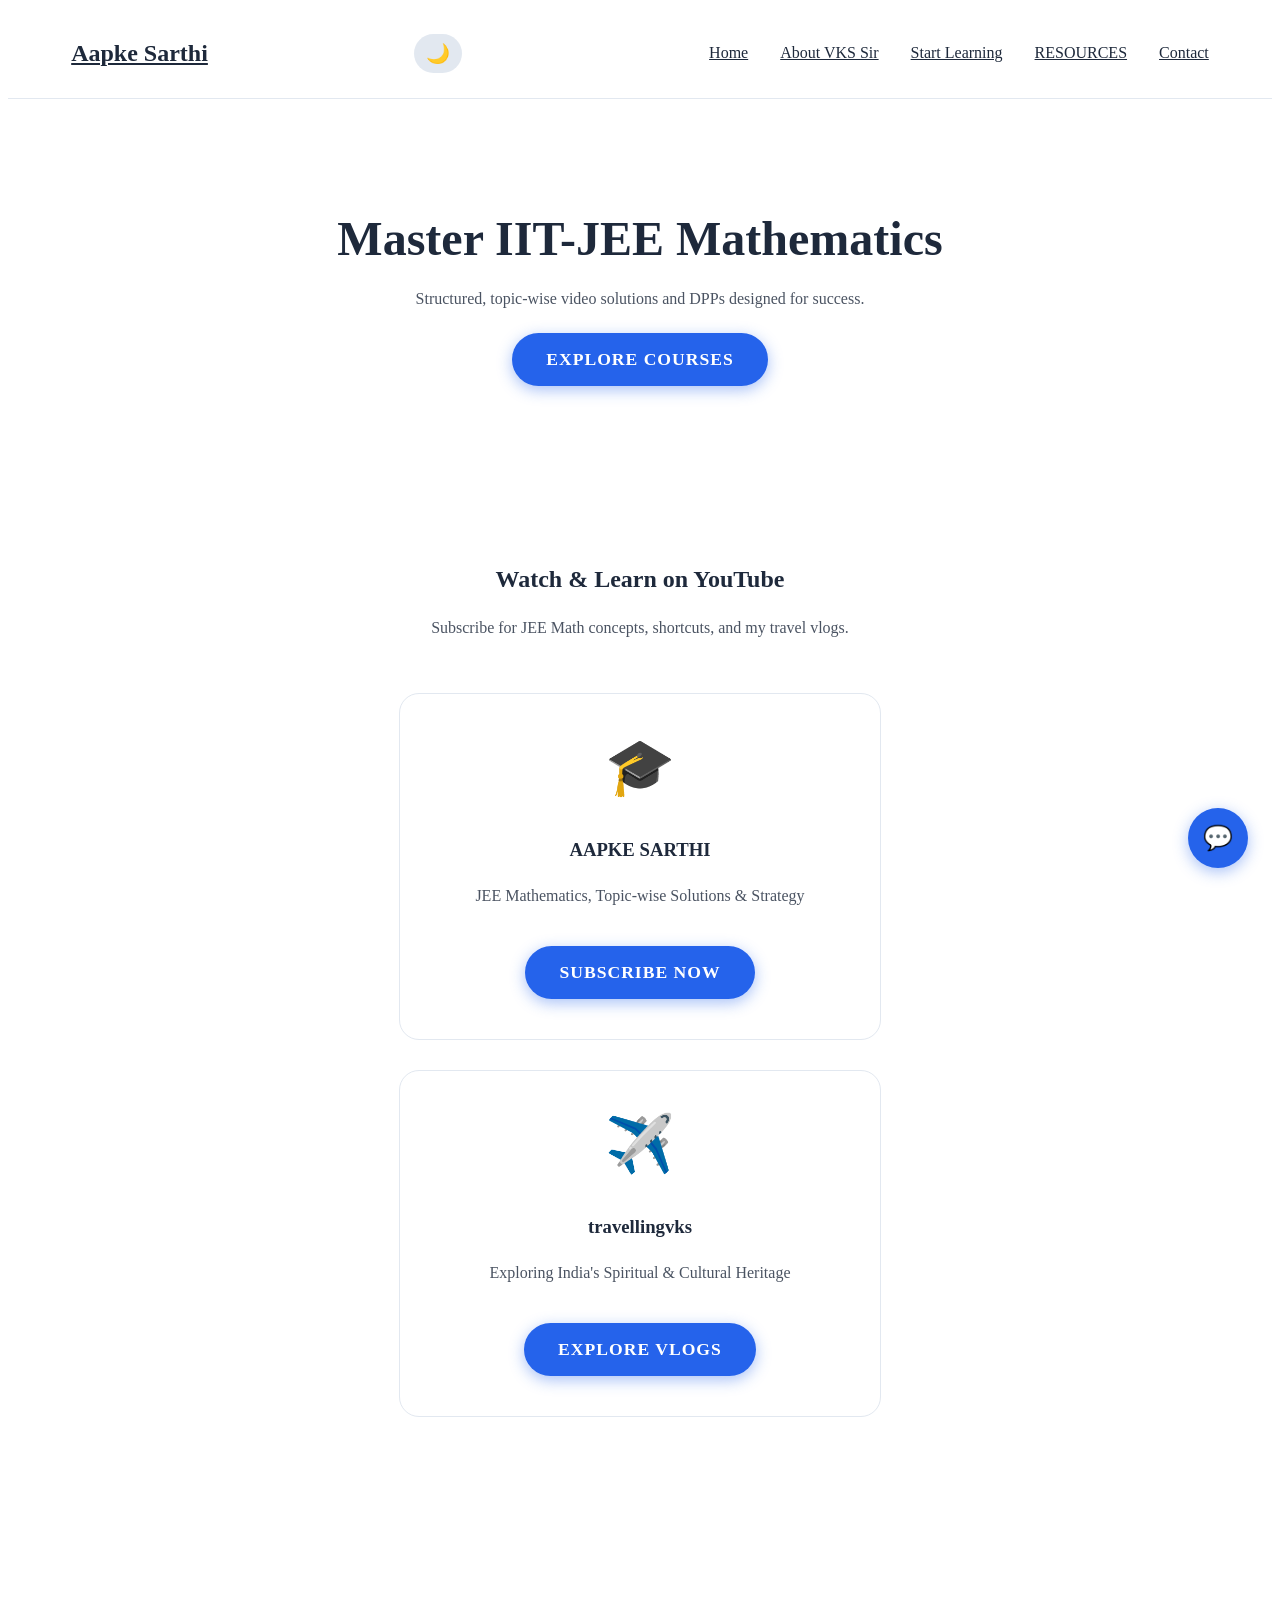
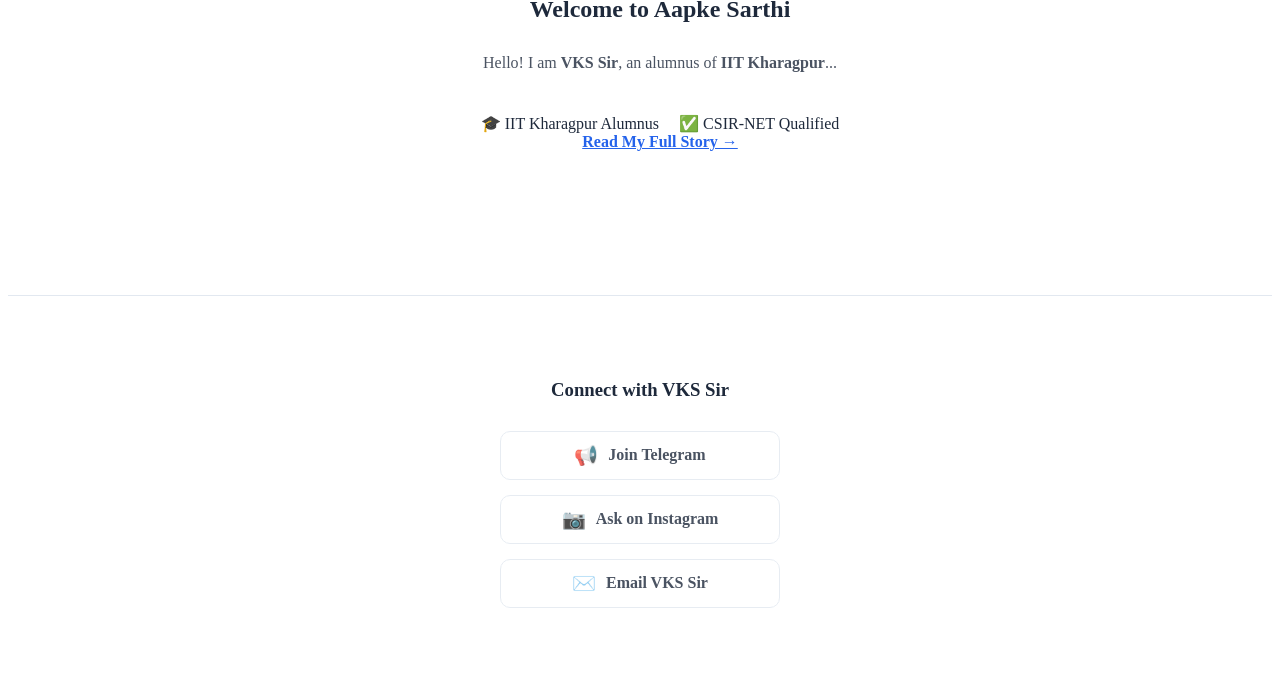
<file: index.html>
<!DOCTYPE html>
<html lang="en">
<head>
    <meta charset="UTF-8">
    <meta name="viewport" content="width=device-width, initial-scale=1.0">
    <title>Aapke Sarthi | Home</title>
    <link rel="stylesheet" href="style.css">
    <meta name="description" content="Aapke Sarthi - IIT-JEE Mathematics by VKS Sir. Topic-wise solutions, DPPs, and structured guidance.">
<meta name="keywords" content="IIT JEE, Maths, VKS Sir, Aapke Sarthi, Calculus, Algebra, Geometry">
<link rel="icon" href="favicon.ico" type="image/x-icon">
    <meta name="description" content="Aapke Sarthi: Premium IIT-JEE Mathematics guidance by VKS Sir, IIT Kharagpur Alumnus. Topic-wise DPPs and Video Solutions.">
<meta name="keywords" content="JEE Maths, VKS Sir, IIT Kharagpur, Aapke Sarthi, Calculus, Algebra, Geometry">
</head>
<body>



    

<nav class="navbar">
    <a href="index.html" class="logo">Aapke Sarthi</a>
    
    <div class="nav-right">
        <button onclick="toggleDarkMode()" class="theme-toggle">
            <span id="theme-icon">🌙</span>
        </button>

        <button class="menu-toggle" onclick="toggleMenu()">
            ☰
        </button>
    </div>

    <ul class="nav-links" id="nav-links">
        <li><a href="index.html">Home</a></li>
        <li><a href="about.html">About VKS Sir</a></li>
        <li><a href="topics.html">Start Learning</a></li>
        <li><a href="resources.html">RESOURCES</a></li>
        <li><a href="contact.html">Contact</a></li>
    </ul>
</nav>




    
    <header class="hero">
        <div class="hero-content">
            <h1>Master IIT-JEE Mathematics</h1>
            <p>Structured, topic-wise video solutions and DPPs designed for success.</p>
            
            <div class="btn-container">
                <a href="sections.html" class="explore-btn">Explore Courses</a>
            </div>
        </div>
    </header>


<section class="youtube-section">
    <div class="container">
        <h2 class="text-center">Watch & Learn on YouTube</h2>
        <p class="text-center">Subscribe for JEE Math concepts, shortcuts, and my travel vlogs.</p>

        <div class="youtube-grid">
            <div class="yt-card">
                <div class="yt-icon">🎓</div>
                <h3>AAPKE SARTHI</h3>
                <p>JEE Mathematics, Topic-wise Solutions & Strategy</p>
                <div class="btn-container">
                    <a href="https://youtube.com/@Aapke_Sarthi" target="_blank" class="explore-btn">Subscribe Now</a>
                </div>
            </div>

            <div class="yt-card">
                <div class="yt-icon">✈️</div>
                <h3>travellingvks</h3>
                <p>Exploring India's Spiritual & Cultural Heritage</p>
                <div class="btn-container">
                    <a href="https://youtube.com/@travellingvks" target="_blank" class="explore-btn yt-travel-btn">Explore Vlogs</a>
                </div>
            </div>
        </div>
    </div>
</section>
    

    <section class="welcome-section">
    <h2>Welcome to Aapke Sarthi</h2>
    <p>Hello! I am <strong>VKS Sir</strong>, an alumnus of <strong>IIT Kharagpur</strong>...</p>
    
    <div>
        <span>🎓 IIT Kharagpur Alumnus</span>
        <span>✅ CSIR-NET Qualified</span>
    </div>

    <a href="about.html" class="read-more">Read My Full Story →</a>
</section>


    
    
<footer class="contact-section">
    <div class="container">
        <h3 class="text-center">Connect with VKS Sir</h3>
        <div class="footer-links">
            <a href="https://t.me/yourlink" class="contact-item">
                <span class="icon">📢</span> Join Telegram
            </a>
            <a href="https://instagram.com/yourlink" class="contact-item">
                <span class="icon">📷</span> Ask on Instagram
            </a>
            <a href="mailto:your@email.com" class="contact-item">
                <span class="icon">✉️</span> Email VKS Sir
            </a>
        </div>
    </div>
</footer>

<div class="fab-wrapper">
    <div class="fab-menu" id="fabMenu">
        <a href="https://t.me/yourtelegram" target="_blank" class="fab-item">Join Telegram 📢</a>
        <a href="https://instagram.com/travellingvks" target="_blank" class="fab-item">Ask on Instagram 📸</a>
        <a href="mailto:vksir@example.com" class="fab-item">Email VKS Sir ✉️</a>
    </div>
    <button class="fab-main" onclick="toggleFab()">
    <span id="fabIcon">💬</span>
</button>
</div>



<script>
    function toggleDarkMode() {
        const html = document.documentElement;
        const icon = document.getElementById('theme-icon');
        
        html.classList.toggle('dark-theme');
        
        const isDark = html.classList.contains('dark-theme');
        localStorage.setItem('theme', isDark ? 'dark' : 'light');
        if(icon) icon.innerText = isDark ? '☀️' : '🌙';
    }

    // Apply on load
    (function() {
        if (localStorage.getItem('theme') === 'dark') {
            document.documentElement.classList.add('dark-theme');
            window.addEventListener('load', () => {
                const icon = document.getElementById('theme-icon');
                if(icon) icon.innerText = '☀️';
            });
        }
    })();
</script>
  <script src="main.js"></script>  
</body>
</html>
</file>
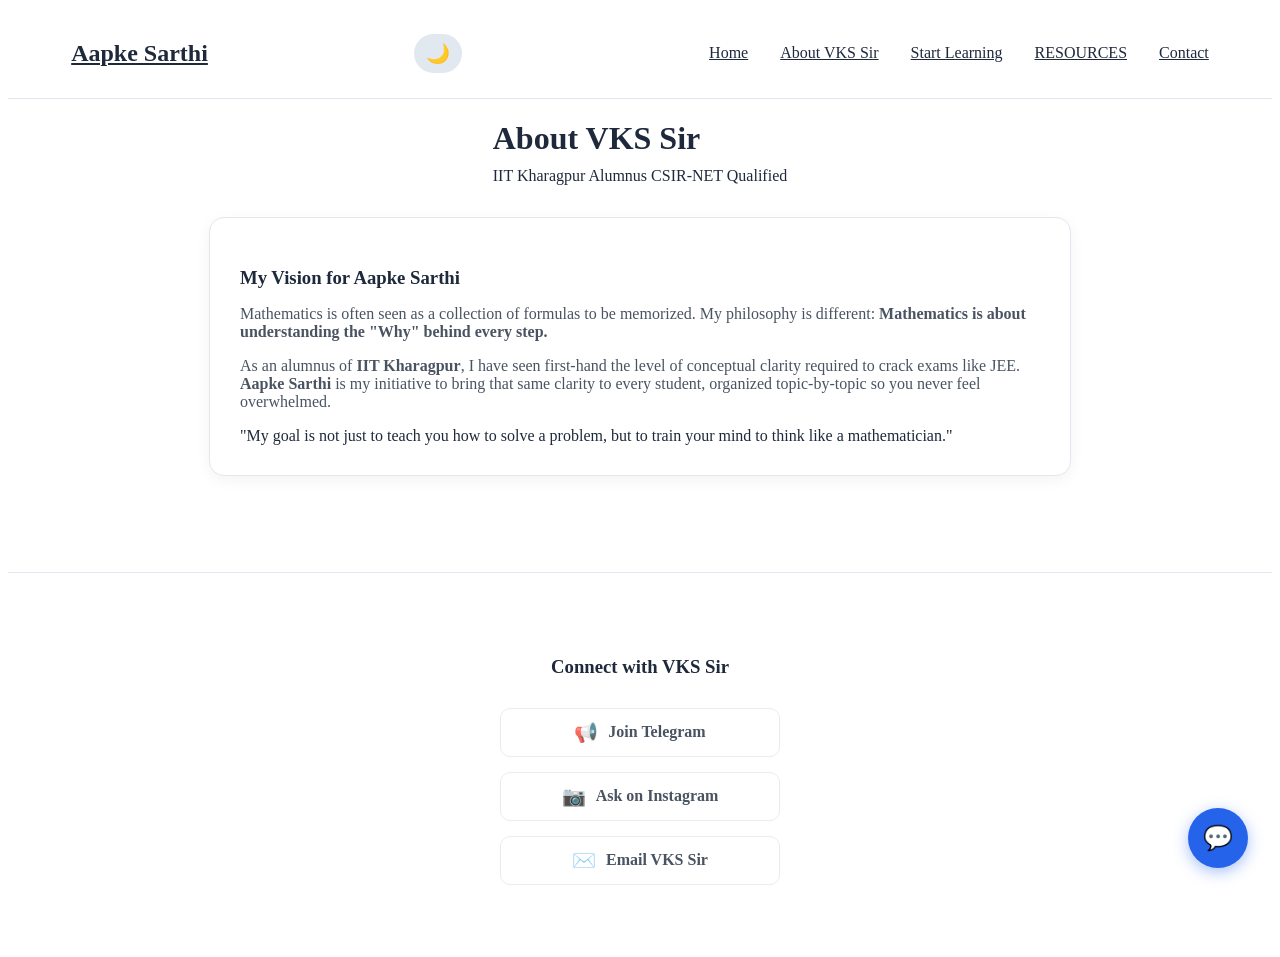
<file: about.html>
<!DOCTYPE html>
<html lang="en">
<head>
    <meta charset="UTF-8">
    <meta name="viewport" content="width=device-width, initial-scale=1.0">
    <title>About VKS Sir | Aapke Sarthi</title>
    <link rel="stylesheet" href="style.css">
</head>
<body>

    

   <nav class="navbar">
    <a href="index.html" class="logo">Aapke Sarthi</a>
    
    <div class="nav-right">
        <button onclick="toggleDarkMode()" class="theme-toggle">
            <span id="theme-icon">🌙</span>
        </button>

        <button class="menu-toggle" onclick="toggleMenu()">
            ☰
        </button>
    </div>

    <ul class="nav-links" id="nav-links">
        <li><a href="index.html">Home</a></li>
        <li><a href="about.html">About VKS Sir</a></li>
        <li><a href="topics.html">Start Learning</a></li>
        <li><a href="resources.html">RESOURCES</a></li>
        <li><a href="contact.html">Contact</a></li>
    </ul>
</nav>



    

    <main class="container">
        <header class="about-header">
            <h1>About VKS Sir</h1>
            <div class="badge-row">
                <span class="badge">IIT Kharagpur Alumnus</span>
                <span class="badge">CSIR-NET Qualified</span>
            </div>
        </header>

        <section class="about-content-box">
            <div class="about-card">
                <h3>My Vision for Aapke Sarthi</h3>
                <p>Mathematics is often seen as a collection of formulas to be memorized. My philosophy is different: <strong>Mathematics is about understanding the "Why" behind every step.</strong></p>
                
                <p>As an alumnus of <strong>IIT Kharagpur</strong>, I have seen first-hand the level of conceptual clarity required to crack exams like JEE. <strong>Aapke Sarthi</strong> is my initiative to bring that same clarity to every student, organized topic-by-topic so you never feel overwhelmed.</p>
                
                <div class="quote-box">
                    "My goal is not just to teach you how to solve a problem, but to train your mind to think like a mathematician."
                </div>
            </div>
        </section>
    </main>

<footer class="contact-section">
    <div class="container">
        <h3 class="text-center">Connect with VKS Sir</h3>
        <div class="footer-links">
            <a href="https://t.me/yourlink" class="contact-item">
                <span class="icon">📢</span> Join Telegram
            </a>
            <a href="https://instagram.com/yourlink" class="contact-item">
                <span class="icon">📷</span> Ask on Instagram
            </a>
            <a href="mailto:your@email.com" class="contact-item">
                <span class="icon">✉️</span> Email VKS Sir
            </a>
        </div>
    </div>
</footer>

<div class="fab-wrapper">
    <div class="fab-menu" id="fabMenu">
        <a href="https://t.me/yourtelegram" target="_blank" class="fab-item">Join Telegram 📢</a>
        <a href="https://instagram.com/travellingvks" target="_blank" class="fab-item">Ask on Instagram 📸</a>
        <a href="mailto:vksir@example.com" class="fab-item">Email VKS Sir ✉️</a>
    </div>
    <button class="fab-main" onclick="toggleFab()">
    <span id="fabIcon">💬</span>
</button>
</div>

<script>
    const btn = document.getElementById('fabMainBtn');
    const menu = document.getElementById('fabMenu');
    const icon = document.getElementById('fabIcon');

    btn.addEventListener('click', function() {
        if (menu.style.display === 'flex') {
            menu.style.display = 'none';
            icon.innerText = "💬";
        } else {
            menu.style.display = 'flex';
            icon.innerText = "✕";
        }
    });
</script>
<script src="main.js"></script>
</body>
</html>
</file>
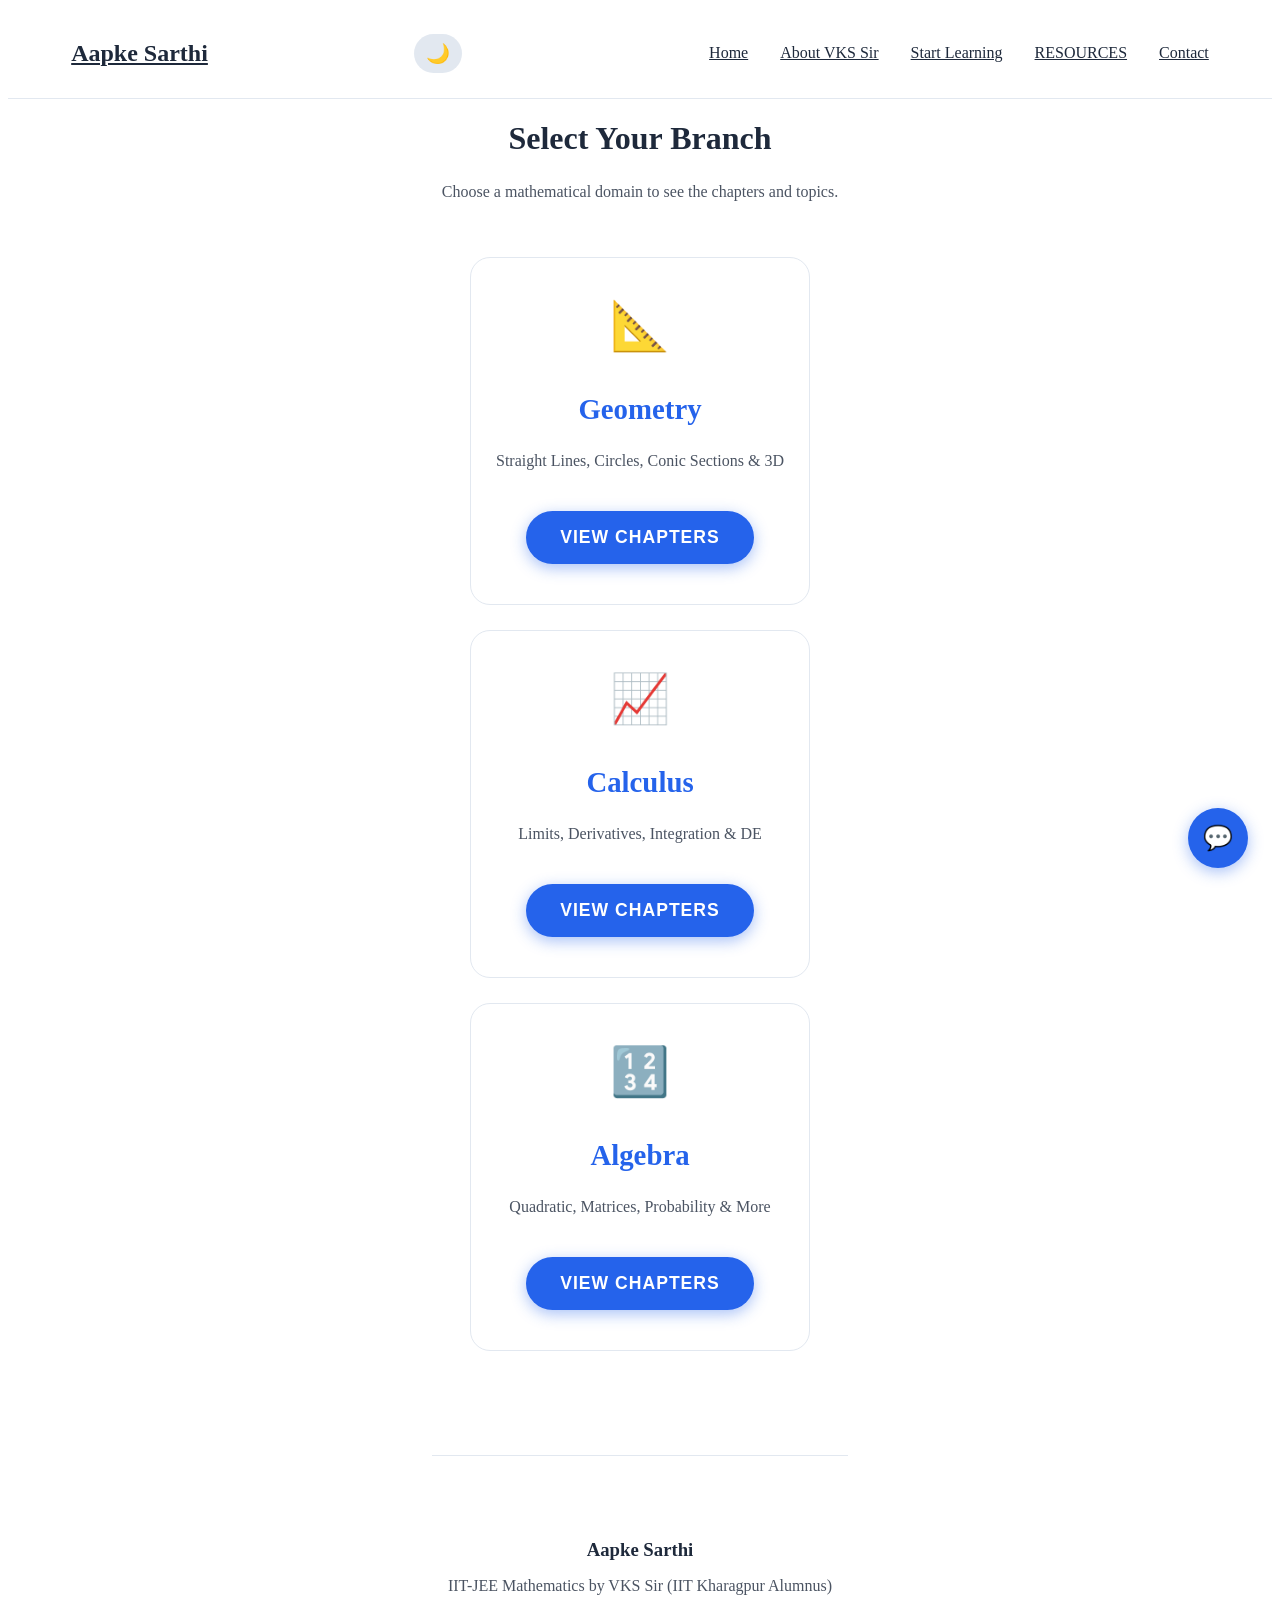
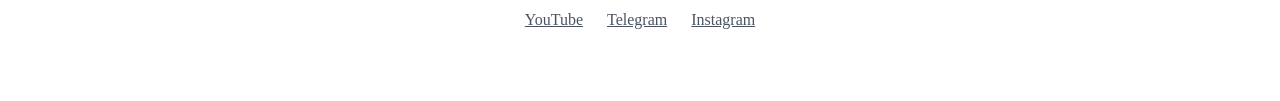
<file: chapters.html>
<!DOCTYPE html>
<html lang="en">
<head>
    <meta charset="UTF-8">
    <meta name="viewport" content="width=device-width, initial-scale=1.0">
    <title>Chapters | Aapke Sarthi</title>
    <link rel="stylesheet" href="style.css">
</head>
<body>

    






    <nav class="navbar">
    <a href="index.html" class="logo">Aapke Sarthi</a>
    
    <div class="nav-right">
        <button onclick="toggleDarkMode()" class="theme-toggle">
            <span id="theme-icon">🌙</span>
        </button>

        <button class="menu-toggle" onclick="toggleMenu()">
            ☰
        </button>
    </div>

    <ul class="nav-links" id="nav-links">
        <li><a href="index.html">Home</a></li>
        <li><a href="about.html">About VKS Sir</a></li>
        <li><a href="topics.html">Start Learning</a></li>
        <li><a href="resources.html">RESOURCES</a></li>
        <li><a href="contact.html">Contact</a></li>
    </ul>
</nav>













    

    <main class="container">
      <div class="back-btn-container">
          <a href="sections.html" class="back-btn">
              <span>←</span> Back to Sections
          </a>
      </div>
        
        <h1 id="sectionTitle">Chapters</h1>
        <p>Select a chapter to view topic-wise solutions and DPPs.</p>

        <div id="chapterList" class="chapter-grid"></div>
    </main>


  


<footer id="footer">
    <div class="footer-content">
        <h3>Aapke Sarthi</h3>
        <p>IIT-JEE Mathematics by VKS Sir (IIT Kharagpur Alumnus)</p>
        <div class="social-links">
            <a href="https://youtube.com/@aapkesarthi" target="_blank">YouTube</a>
            <a href="https://t.me/yourtelegram" target="_blank">Telegram</a>
            <a href="https://instagram.com/travellingvks" target="_blank">Instagram</a>
        </div>
    </div>
</footer>

<div class="fab-wrapper">
    <div class="fab-menu" id="fabMenu">
        <a href="https://t.me/yourtelegram" target="_blank" class="fab-item">Join Telegram 📢</a>
        <a href="https://instagram.com/travellingvks" target="_blank" class="fab-item">Ask on Instagram 📸</a>
        <a href="mailto:vksir@example.com" class="fab-item">Email VKS Sir ✉️</a>
    </div>
    <button class="fab-main" onclick="toggleFab()">
    <span id="fabIcon">💬</span>
</button>
</div>








    
<script>
    const btn = document.getElementById('fabMainBtn');
    const menu = document.getElementById('fabMenu');
    const icon = document.getElementById('fabIcon');

    btn.addEventListener('click', function() {
        if (menu.style.display === 'flex') {
            menu.style.display = 'none';
            icon.innerText = "💬";
        } else {
            menu.style.display = 'flex';
            icon.innerText = "✕";
        }
    });
</script>
      <script>
       // 1. Your Chapter Data
const data = {
    "Geometry": ["Straight Line", "Circle", "Parabola", "Ellipse", "Hyperbola", "Vector", "3D"],
    "Calculus": ["Set Theory", "Relation", "Function", "Inverse Trigonometry", "Limit, Continuity & Differentiability", "Method of Differentiation", "Application of Derivatives", "Integration (Indefinite)", "Integration (Definite)", "Application of Integration", "Differential Equation"],
    "Algebra": ["Quadratic Equations", "Trigonometry Ratio & Equations", "Sequence & Series", "Binomial Theorem", "Permutations & Combinations", "Probability", "Matrices", "Determinants", "Complex Numbers", "Statistics"],
    "Miscellaneous": ["Short Tricks", "Calculations", "Special Series"]
};

// 2. Logic to display the right chapters
// 1. Get the name from storage - NO DEFAULT HERE
const sectionName = localStorage.getItem('selectedSection');

// 2. Safety Check: If memory is empty, go back to sections to pick a branch
if (!sectionName || !data[sectionName]) {
    window.location.href = 'sections.html'; 
} else {
    // 3. Set Title and Container
    document.getElementById('sectionTitle').innerText = sectionName + " Chapters";
    const listContainer = document.getElementById('chapterList');
    const chapters = data[sectionName];

    listContainer.innerHTML = "";

    // 4. Generate the Centered Cards
    chapters.forEach((chapter, index) => {
        const card = document.createElement('div');
        card.className = 'chapter-card';
        card.innerHTML = `
            <div class="chapter-info">
                <span class="chapter-index">${(index + 1).toString().padStart(2, '0')}</span>
                <div class="chapter-text">
                    <h3>${chapter}</h3>
                    <p>Theory, Video Solutions & DPPs</p>
                </div>
            </div>
            <div class="btn-container">
                <button class="explore-btn">Open Chapter →</button>
            </div>
        `;

        card.onclick = () => {
            localStorage.setItem('selectedChapter', chapter);
            window.location.href = 'topics.html';
        };

        listContainer.appendChild(card);
    });
}
    </script>

</body>
</html>
    });
</script>

    
<script src="main.js"></script>


    
</body>
</html>
</file>
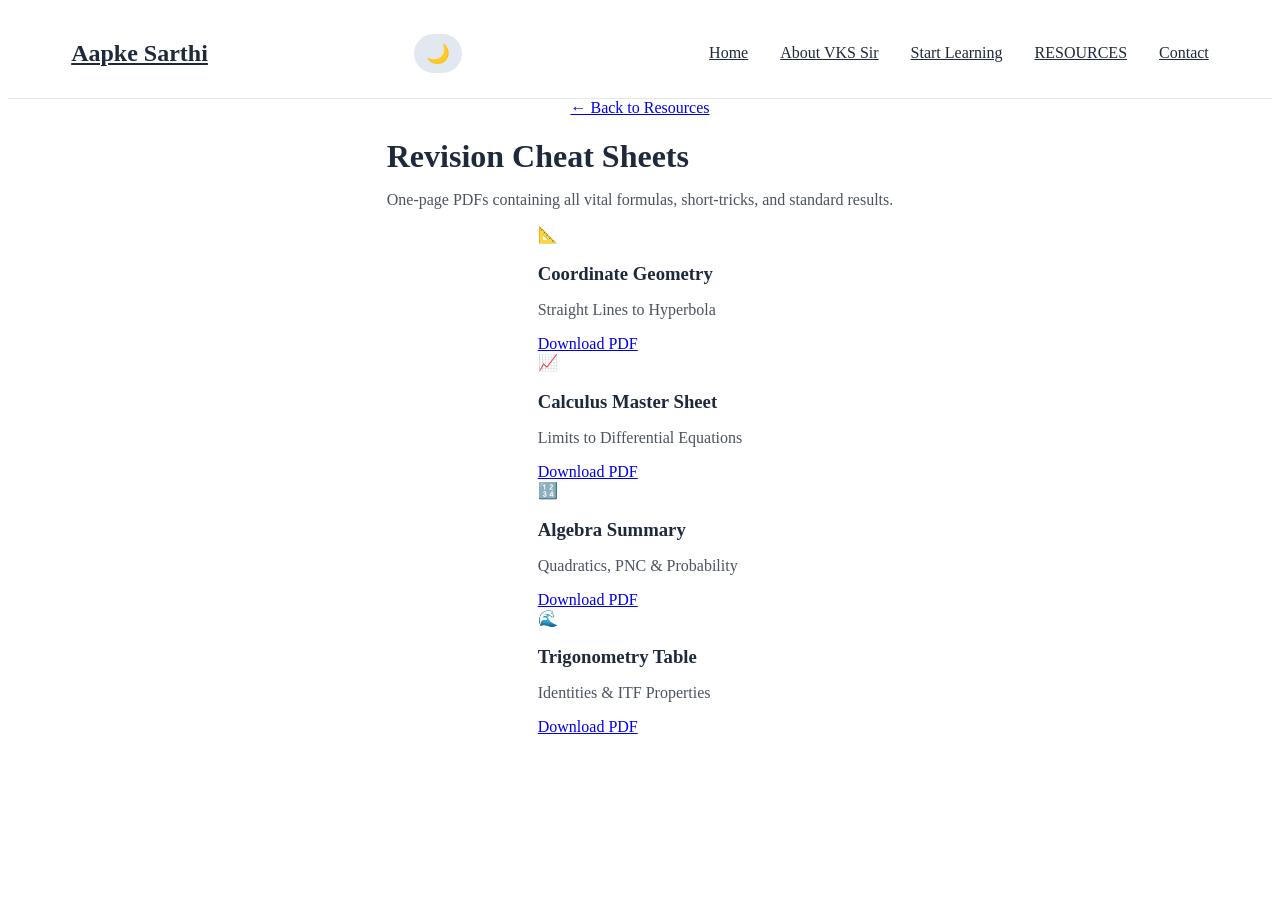
<file: formula-sheets.html>
<!DOCTYPE html>
<html lang="en">
<head>
    <meta charset="UTF-8">
    <meta name="viewport" content="width=device-width, initial-scale=1.0">
    <title>Formula Cheat Sheets | Aapke Sarthi</title>
    <link rel="stylesheet" href="style.css">
</head>
<body>



    

    <nav class="navbar">
    <a href="index.html" class="logo">Aapke Sarthi</a>
    
    <div class="nav-right">
        <button onclick="toggleDarkMode()" class="theme-toggle">
            <span id="theme-icon">🌙</span>
        </button>

        <button class="menu-toggle" onclick="toggleMenu()">
            ☰
        </button>
    </div>

    <ul class="nav-links" id="nav-links">
        <li><a href="index.html">Home</a></li>
        <li><a href="about.html">About VKS Sir</a></li>
        <li><a href="topics.html">Start Learning</a></li>
        <li><a href="resources.html">RESOURCES</a></li>
        <li><a href="contact.html">Contact</a></li>
    </ul>
</nav>






    
    <main class="container">
        <div class="breadcrumb"><a href="resources-page.html">← Back to Resources</a></div>
        
        <header class="resource-header">
            <h1>Revision Cheat Sheets</h1>
            <p>One-page PDFs containing all vital formulas, short-tricks, and standard results.</p>
        </header>

        <div class="formula-grid">
            <div class="formula-card geometry-theme">
                <div class="f-icon">📐</div>
                <h3>Coordinate Geometry</h3>
                <p>Straight Lines to Hyperbola</p>
                <a href="#" class="f-btn">Download PDF</a>
            </div>

            <div class="formula-card calculus-theme">
                <div class="f-icon">📈</div>
                <h3>Calculus Master Sheet</h3>
                <p>Limits to Differential Equations</p>
                <a href="#" class="f-btn">Download PDF</a>
            </div>

            <div class="formula-card algebra-theme">
                <div class="f-icon">🔢</div>
                <h3>Algebra Summary</h3>
                <p>Quadratics, PNC & Probability</p>
                <a href="#" class="f-btn">Download PDF</a>
            </div>

            <div class="formula-card trig-theme">
                <div class="f-icon">🌊</div>
                <h3>Trigonometry Table</h3>
                <p>Identities & ITF Properties</p>
                <a href="#" class="f-btn">Download PDF</a>
            </div>
        </div>
    </main>
<script src="main.js"></script>
    </body>
</html>
</file>
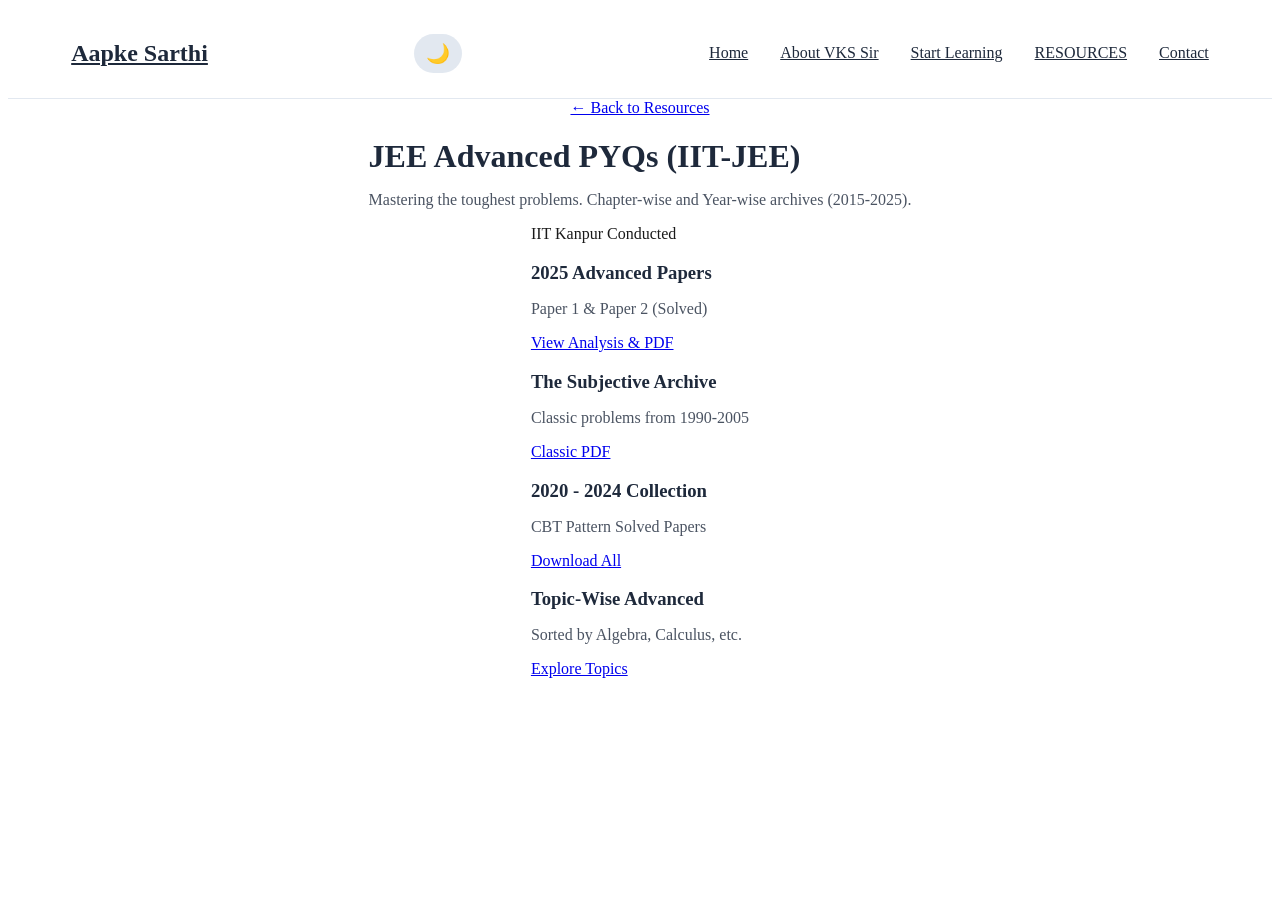
<file: pyq-advanced.html>
<!DOCTYPE html>
<html lang="en">
<head>
    <meta charset="UTF-8">
    <meta name="viewport" content="width=device-width, initial-scale=1.0">
    <title>JEE Advanced PYQs | Aapke Sarthi</title>
    <link rel="stylesheet" href="style.css">
</head>
<body>


    

    <nav class="navbar">
    <a href="index.html" class="logo">Aapke Sarthi</a>
    
    <div class="nav-right">
        <button onclick="toggleDarkMode()" class="theme-toggle">
            <span id="theme-icon">🌙</span>
        </button>

        <button class="menu-toggle" onclick="toggleMenu()">
            ☰
        </button>
    </div>

    <ul class="nav-links" id="nav-links">
        <li><a href="index.html">Home</a></li>
        <li><a href="about.html">About VKS Sir</a></li>
        <li><a href="topics.html">Start Learning</a></li>
        <li><a href="resources.html">RESOURCES</a></li>
        <li><a href="contact.html">Contact</a></li>
    </ul>
</nav>



    

    <main class="container">
        <div class="breadcrumb"><a href="resources-page.html">← Back to Resources</a></div>
        
        <header class="resource-header">
            <h1>JEE Advanced PYQs (IIT-JEE)</h1>
            <p>Mastering the toughest problems. Chapter-wise and Year-wise archives (2015-2025).</p>
        </header>

        <div class="adv-grid">
            <div class="adv-card highlight">
                <div class="adv-tag">IIT Kanpur Conducted</div>
                <h3>2025 Advanced Papers</h3>
                <p>Paper 1 & Paper 2 (Solved)</p>
                <a href="#" class="adv-btn">View Analysis & PDF</a>
            </div>

            <div class="adv-card">
                <h3>The Subjective Archive</h3>
                <p>Classic problems from 1990-2005</p>
                <a href="#" class="adv-btn">Classic PDF</a>
            </div>

            <div class="adv-card">
                <h3>2020 - 2024 Collection</h3>
                <p>CBT Pattern Solved Papers</p>
                <a href="#" class="adv-btn">Download All</a>
            </div>

            <div class="adv-card logic-theme">
                <h3>Topic-Wise Advanced</h3>
                <p>Sorted by Algebra, Calculus, etc.</p>
                <a href="#" class="adv-btn">Explore Topics</a>
            </div>
        </div>
    </main>
<script src="main.js"></script>
    </body>
</html>
</file>
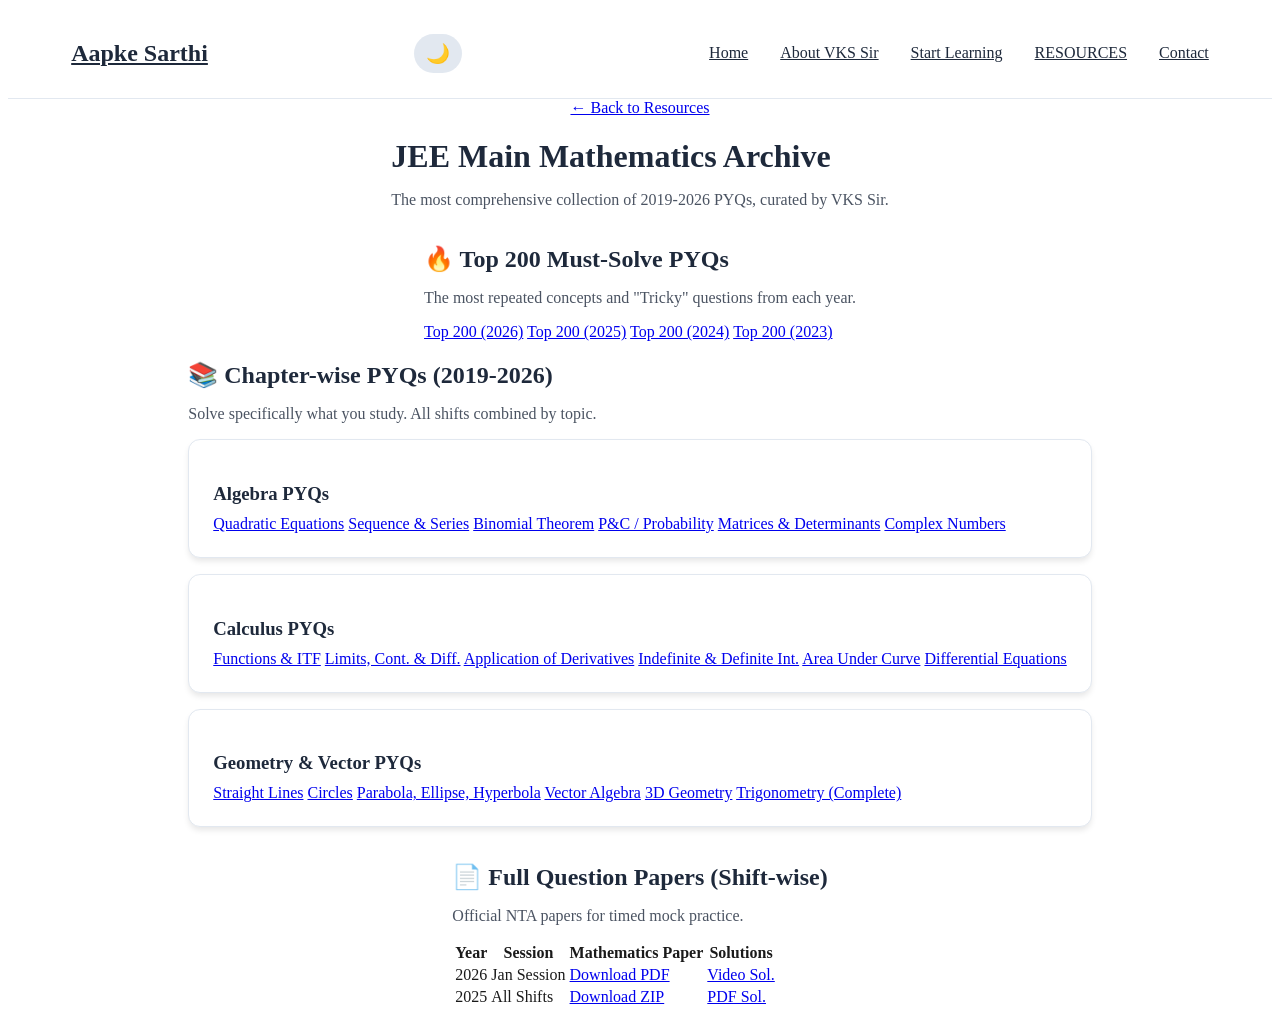
<file: pyq-main.html>
<!DOCTYPE html>
<html lang="en">
<head>
    <meta charset="UTF-8">
    <meta name="viewport" content="width=device-width, initial-scale=1.0">
    <title>JEE Main PYQ Hub | Aapke Sarthi</title>
    <link rel="stylesheet" href="style.css">
</head>
<body>


    

   <nav class="navbar">
    <a href="index.html" class="logo">Aapke Sarthi</a>
    
    <div class="nav-right">
        <button onclick="toggleDarkMode()" class="theme-toggle">
            <span id="theme-icon">🌙</span>
        </button>

        <button class="menu-toggle" onclick="toggleMenu()">
            ☰
        </button>
    </div>

    <ul class="nav-links" id="nav-links">
        <li><a href="index.html">Home</a></li>
        <li><a href="about.html">About VKS Sir</a></li>
        <li><a href="topics.html">Start Learning</a></li>
        <li><a href="resources.html">RESOURCES</a></li>
        <li><a href="contact.html">Contact</a></li>
    </ul>
</nav>

    

    <main class="container">
        <div class="breadcrumb"><a href="resources-page.html">← Back to Resources</a></div>
        
        <header class="pyq-header">
            <h1>JEE Main Mathematics Archive</h1>
            <p>The most comprehensive collection of 2019-2026 PYQs, curated by VKS Sir.</p>
        </header>

        <section class="pyq-section">
            <div class="section-title">
                <h2>🔥 Top 200 Must-Solve PYQs</h2>
                <p>The most repeated concepts and "Tricky" questions from each year.</p>
            </div>
            <div class="top-200-grid">
                <a href="#" class="top-card">Top 200 (2026)</a>
                <a href="#" class="top-card">Top 200 (2025)</a>
                <a href="#" class="top-card">Top 200 (2024)</a>
                <a href="#" class="top-card">Top 200 (2023)</a>
            </div>
        </section>

        <section class="pyq-section">
            <div class="section-title">
                <h2>📚 Chapter-wise PYQs (2019-2026)</h2>
                <p>Solve specifically what you study. All shifts combined by topic.</p>
            </div>
<div class="category-grid">
    <div class="cat-box">
        <h3>Algebra PYQs</h3>
        <a href="data/pyq/quadratic.pdf" target="_blank">Quadratic Equations</a>
        <a href="data/pyq/sequence.pdf" target="_blank">Sequence & Series</a>
        <a href="data/pyq/binomial.pdf" target="_blank">Binomial Theorem</a>
        <a href="data/pyq/pnc.pdf" target="_blank">P&C / Probability</a>
        <a href="data/pyq/matrices.pdf" target="_blank">Matrices & Determinants</a>
        <a href="data/pyq/complex.pdf" target="_blank">Complex Numbers</a>
    </div>

    <div class="cat-box">
        <h3>Calculus PYQs</h3>
        <a href="data/pyq/function.pdf" target="_blank">Functions & ITF</a>
        <a href="data/pyq/lcd.pdf" target="_blank">Limits, Cont. & Diff.</a>
        <a href="data/pyq/aod.pdf" target="_blank">Application of Derivatives</a>
        <a href="data/pyq/integration.pdf" target="_blank">Indefinite & Definite Int.</a>
        <a href="data/pyq/aoi.pdf" target="_blank">Area Under Curve</a>
        <a href="data/pyq/de.pdf" target="_blank">Differential Equations</a>
    </div>

    <div class="cat-box">
        <h3>Geometry & Vector PYQs</h3>
        <a href="data/pyq/straight-line.pdf" target="_blank">Straight Lines</a>
        <a href="data/pyq/circles.pdf" target="_blank">Circles</a>
        <a href="data/pyq/conic.pdf" target="_blank">Parabola, Ellipse, Hyperbola</a>
        <a href="data/pyq/vector.pdf" target="_blank">Vector Algebra</a>
        <a href="data/pyq/3d.pdf" target="_blank">3D Geometry</a>
        <a href="data/pyq/trig.pdf" target="_blank">Trigonometry (Complete)</a>
    </div>
</div>
        </section>

        <section class="pyq-section">
            <div class="section-title">
                <h2>📄 Full Question Papers (Shift-wise)</h2>
                <p>Official NTA papers for timed mock practice.</p>
            </div>
            <table class="pyq-table">
                <thead>
                    <tr>
                        <th>Year</th>
                        <th>Session</th>
                        <th>Mathematics Paper</th>
                        <th>Solutions</th>
                    </tr>
                </thead>
                <tbody>
                    <tr>
                        <td>2026</td>
                        <td>Jan Session</td>
                        <td><a href="#">Download PDF</a></td>
                        <td><a href="#" class="sol-link">Video Sol.</a></td>
                    </tr>
                    <tr>
                        <td>2025</td>
                        <td>All Shifts</td>
                        <td><a href="#">Download ZIP</a></td>
                        <td><a href="#" class="sol-link">PDF Sol.</a></td>
                    </tr>
                </tbody>
            </table>
        </section>
    </main>
<script src="main.js"></script>
    </body>
</html>
</file>
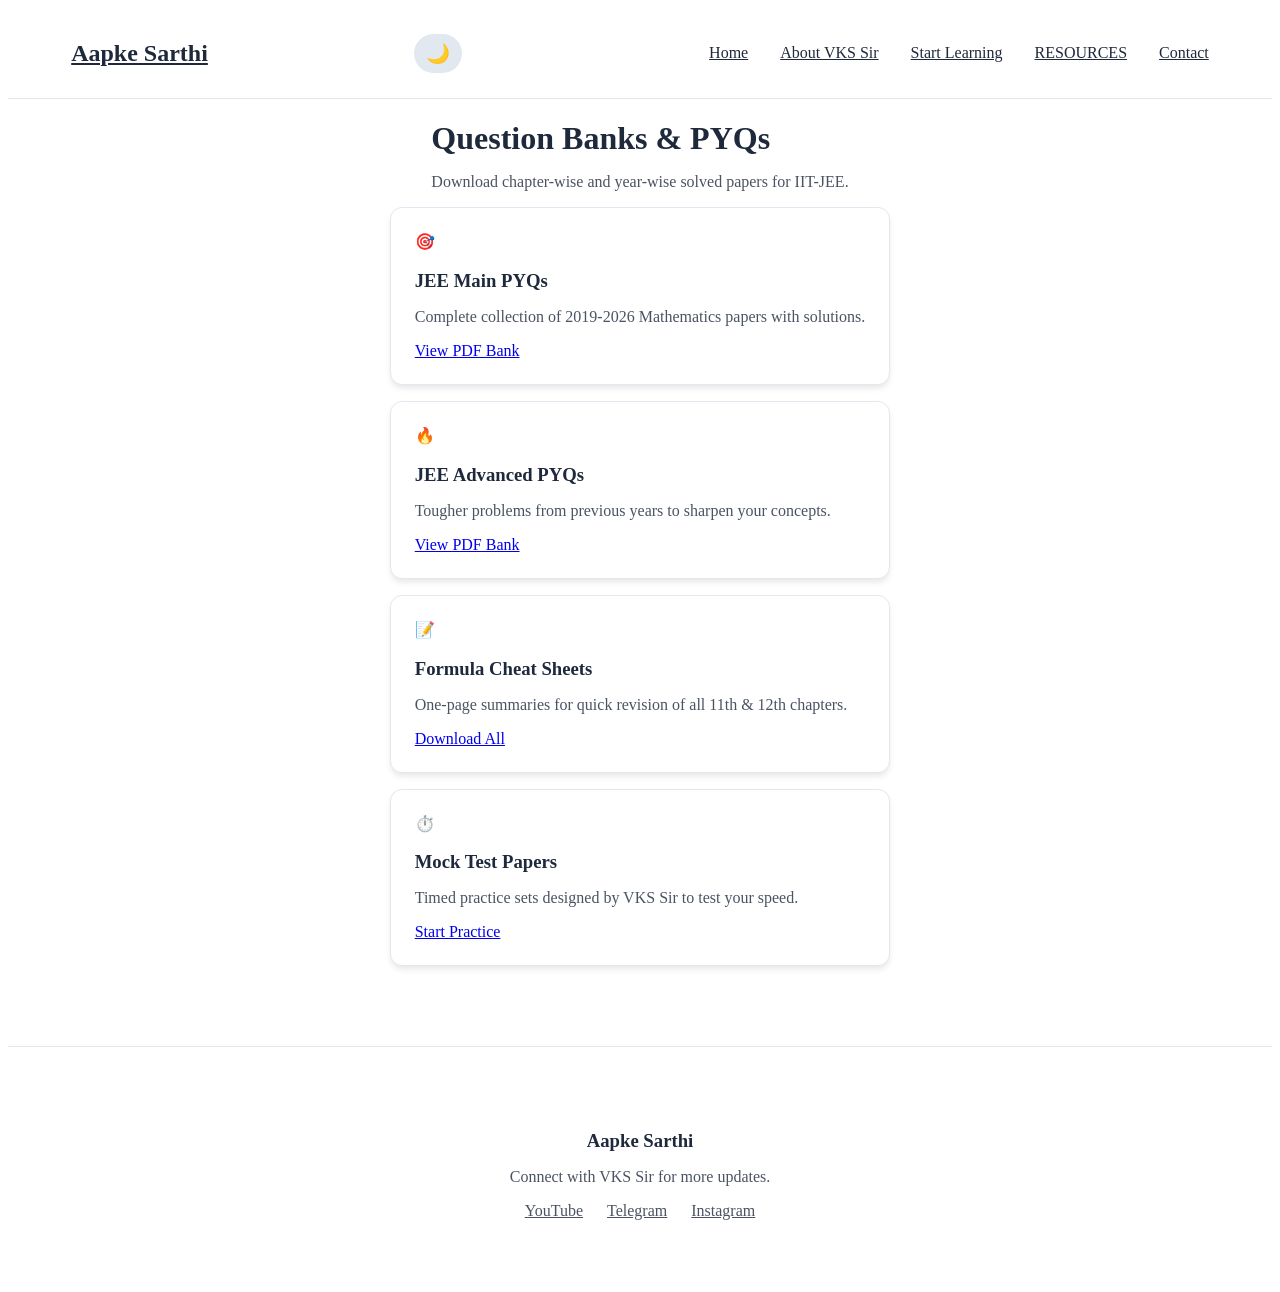
<file: resources-page.html>
<!DOCTYPE html>
<html lang="en">
<head>
    <meta charset="UTF-8">
    <meta name="viewport" content="width=device-width, initial-scale=1.0">
    <title>Resources | Aapke Sarthi</title>
    <link rel="stylesheet" href="style.css">
</head>
<body>


    

<nav class="navbar">
    <a href="index.html" class="logo">Aapke Sarthi</a>
    
    <div class="nav-right">
        <button onclick="toggleDarkMode()" class="theme-toggle">
            <span id="theme-icon">🌙</span>
        </button>

        <button class="menu-toggle" onclick="toggleMenu()">
            ☰
        </button>
    </div>

    <ul class="nav-links" id="nav-links">
        <li><a href="index.html">Home</a></li>
        <li><a href="about.html">About VKS Sir</a></li>
        <li><a href="topics.html">Start Learning</a></li>
        <li><a href="resources.html">RESOURCES</a></li>
        <li><a href="contact.html">Contact</a></li>
    </ul>
</nav>


    

    <main class="container">
        <header class="resource-header">
            <h1>Question Banks & PYQs</h1>
            <p>Download chapter-wise and year-wise solved papers for IIT-JEE.</p>
        </header>

        <section class="resource-grid">
            <div class="res-card">
                <div class="res-icon">🎯</div>
                <h3>JEE Main PYQs</h3>
                <p>Complete collection of 2019-2026 Mathematics papers with solutions.</p>
                <a href="pyq-main.html" class="download-btn">View PDF Bank</a>
            </div>

            <div class="res-card">
                <div class="res-icon">🔥</div>
                <h3>JEE Advanced PYQs</h3>
                <p>Tougher problems from previous years to sharpen your concepts.</p>
                <a href="pyq-advanced.html" class="download-btn">View PDF Bank</a>
            </div>

            <div class="res-card">
                <div class="res-icon">📝</div>
                <h3>Formula Cheat Sheets</h3>
                <p>One-page summaries for quick revision of all 11th & 12th chapters.</p>
                <a href="formula-sheets.html" class="download-btn">Download All</a>
            </div>
            
            <div class="res-card">
                <div class="res-icon">⏱️</div>
                <h3>Mock Test Papers</h3>
                <p>Timed practice sets designed by VKS Sir to test your speed.</p>
                <a href="#" class="download-btn">Start Practice</a>
            </div>
        </section>
    </main>

    <footer id="footer">
        <div class="footer-content">
            <h3>Aapke Sarthi</h3>
            <p>Connect with VKS Sir for more updates.</p>
            <div class="social-links">
                <a href="#">YouTube</a>
                <a href="#">Telegram</a>
                <a href="#">Instagram</a>
            </div>
        </div>
    </footer>
<script src="main.js"></script>
</body>
</html>
</file>
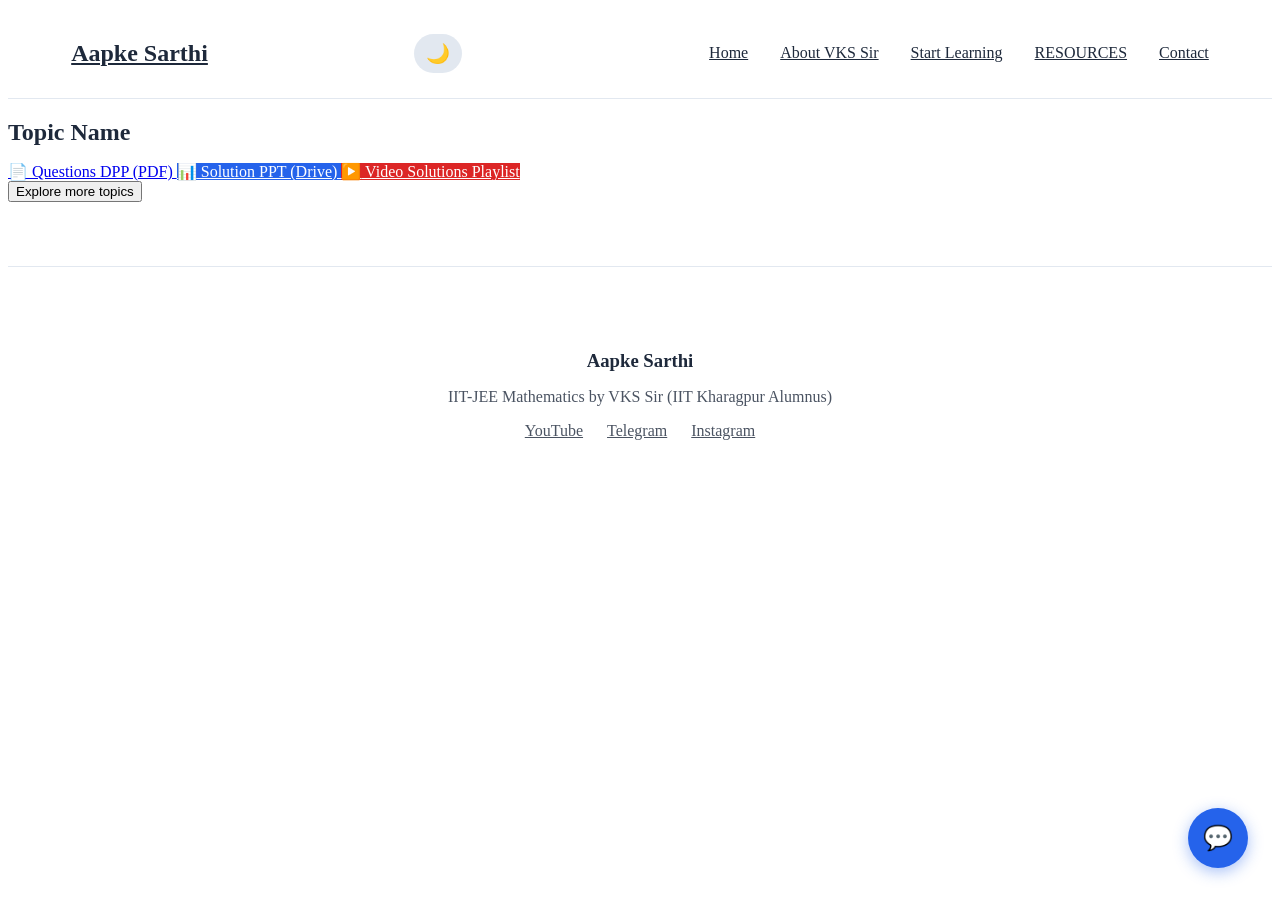
<file: resources.html>
<!DOCTYPE html>
<html lang="en">
<head>
    <meta charset="UTF-8">
    <meta name="viewport" content="width=device-width, initial-scale=1.0">
    <title>Resources | Aapke Sarthi</title>
    <link rel="stylesheet" href="style.css">
</head>
<body>


    
 <nav class="navbar">
    <a href="index.html" class="logo">Aapke Sarthi</a>
    
    <div class="nav-right">
        <button onclick="toggleDarkMode()" class="theme-toggle">
            <span id="theme-icon">🌙</span>
        </button>

        <button class="menu-toggle" onclick="toggleMenu()">
            ☰
        </button>
    </div>

    <ul class="nav-links" id="nav-links">
        <li><a href="index.html">Home</a></li>
        <li><a href="about.html">About VKS Sir</a></li>
        <li><a href="topics.html">Start Learning</a></li>
        <li><a href="resources.html">RESOURCES</a></li>
        <li><a href="contact.html">Contact</a></li>
    </ul>
</nav>

    
    
    <div class="resource-card-container">
        <div class="resource-header">
            <h2 id="finalTopic">Topic Name</h2>
            <p id="pathTracker" class="breadcrumb"></p>
        </div>

        <div class="button-stack">
            <a href="#" target="_blank" class="res-link dpp-btn">
                <span class="icon">📄</span> Questions DPP (PDF)
            </a>
            <a href="#" target="_blank" class="res-link ppt-btn">
                <span class="icon">📊</span> Solution PPT (Drive)
            </a>
            <a href="#" target="_blank" class="res-link yt-btn">
                <span class="icon">▶️</span> Video Solutions Playlist
            </a>
        </div>

        <button onclick="history.back()" class="back-link-text">Explore more topics</button>
    </div>

    <script>
        const sec = localStorage.getItem('selectedSection');
        const chap = localStorage.getItem('selectedChapter');
        const top = localStorage.getItem('selectedTopic');

        document.getElementById('finalTopic').innerText = top;
        document.getElementById('pathTracker').innerText = `${sec} > ${chap}`;
    </script>

    <footer id="footer">
    <div class="footer-content">
        <h3>Aapke Sarthi</h3>
        <p>IIT-JEE Mathematics by VKS Sir (IIT Kharagpur Alumnus)</p>
        <div class="social-links">
            <a href="https://youtube.com/@aapkesarthi" target="_blank">YouTube</a>
            <a href="https://t.me/yourtelegram" target="_blank">Telegram</a>
            <a href="https://instagram.com/travellingvks" target="_blank">Instagram</a>
        </div>
    </div>
</footer>

<div class="fab-wrapper">
    <div class="fab-menu" id="fabMenu">
        <a href="https://t.me/yourtelegram" target="_blank" class="fab-item">Join Telegram 📢</a>
        <a href="https://instagram.com/travellingvks" target="_blank" class="fab-item">Ask on Instagram 📸</a>
        <a href="mailto:vksir@example.com" class="fab-item">Email VKS Sir ✉️</a>
    </div>
    <div class="fab-main" id="fabMainBtn">
        <span id="fabIcon">💬</span>
    </div>
</div>

<script>
    const btn = document.getElementById('fabMainBtn');
    const menu = document.getElementById('fabMenu');
    const icon = document.getElementById('fabIcon');

    btn.addEventListener('click', function() {
        if (menu.style.display === 'flex') {
            menu.style.display = 'none';
            icon.innerText = "💬";
        } else {
            menu.style.display = 'flex';
            icon.innerText = "✕";
        }
    });
</script>
 <script src="main.js"></script>   
</body>
</html>
</file>
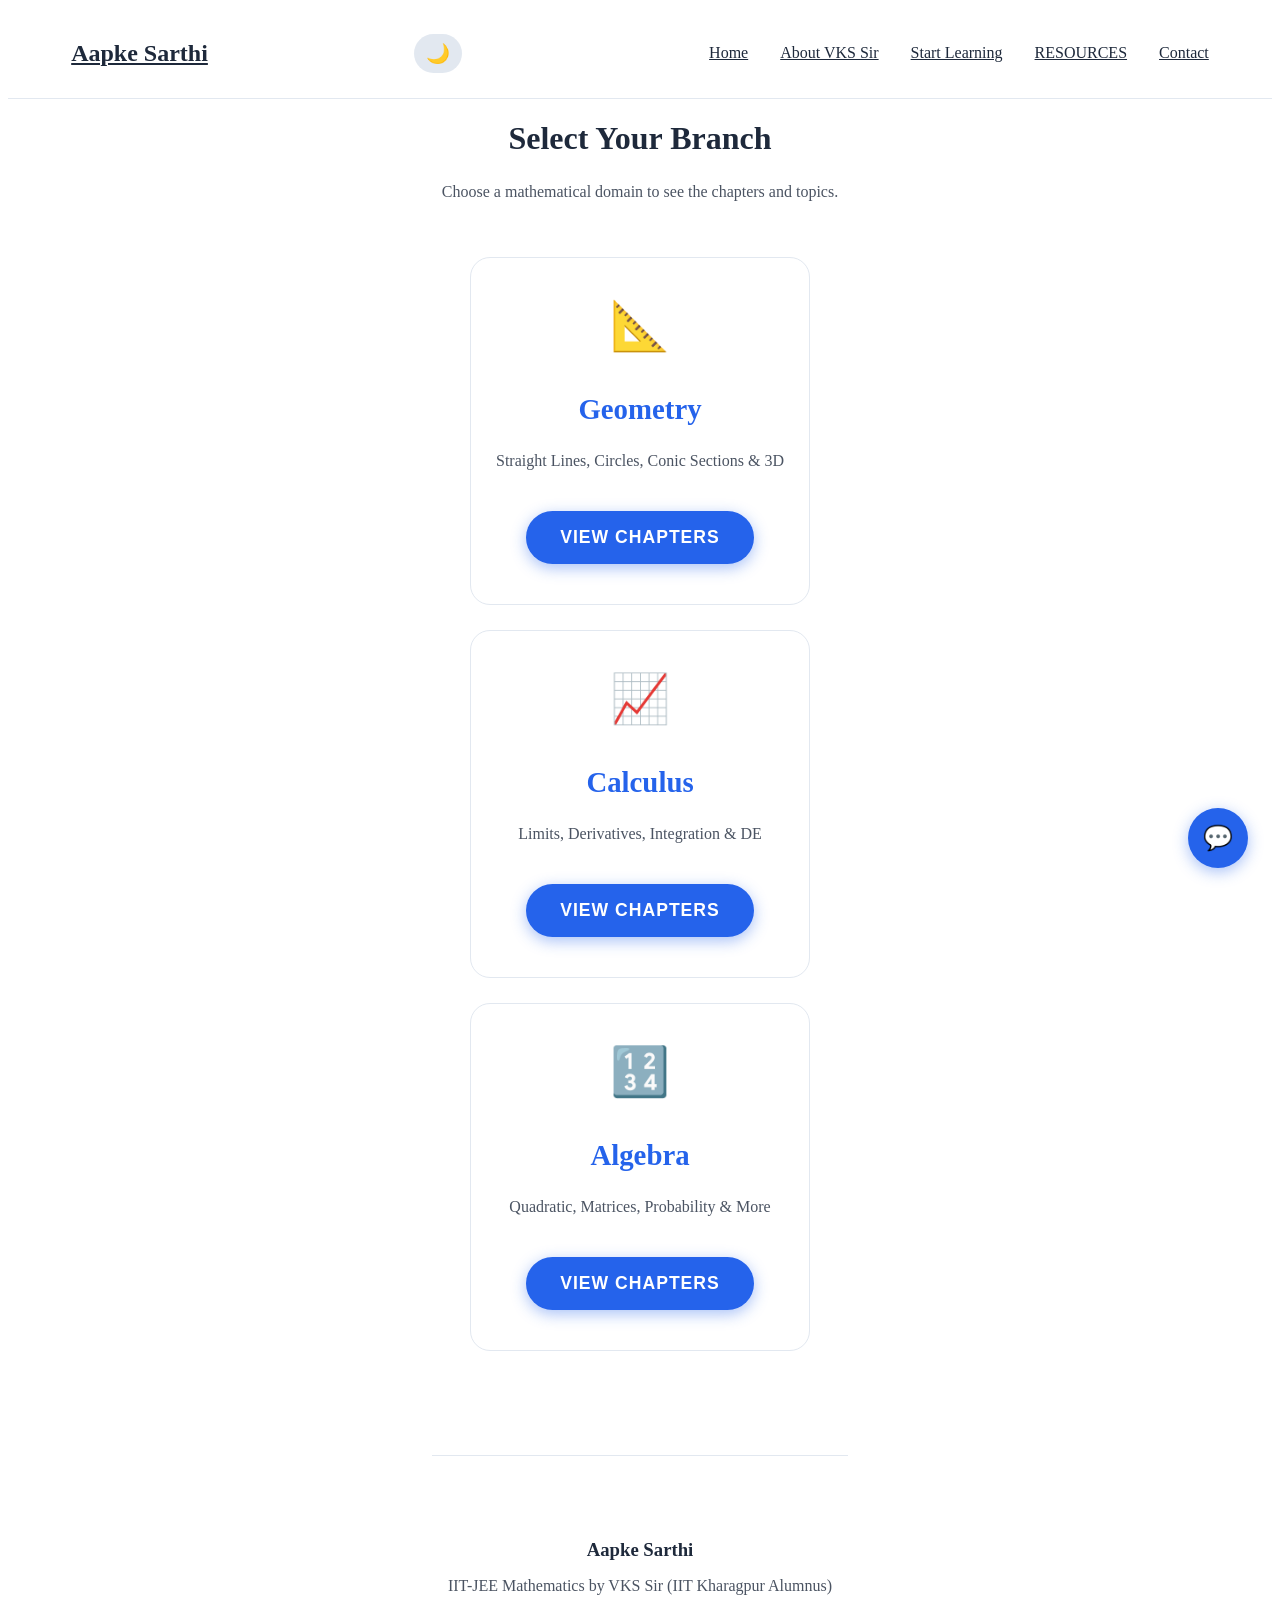
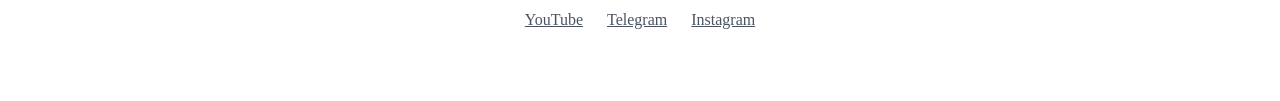
<file: sections.html>
<!DOCTYPE html>
<html lang="en">
<head>
    <meta charset="UTF-8">
    <meta name="viewport" content="width=device-width, initial-scale=1.0">
    <title>Sections | Aapke Sarthi</title>
    <link rel="stylesheet" href="style.css">
</head>
<body>


    
<nav class="navbar">
    <a href="index.html" class="logo">Aapke Sarthi</a>
    
    <div class="nav-right">
        <button onclick="toggleDarkMode()" class="theme-toggle">
            <span id="theme-icon">🌙</span>
        </button>

        <button class="menu-toggle" onclick="toggleMenu()">
            ☰
        </button>
    </div>

    <ul class="nav-links" id="nav-links">
        <li><a href="index.html">Home</a></li>
        <li><a href="about.html">About VKS Sir</a></li>
        <li><a href="topics.html">Start Learning</a></li>
        <li><a href="resources.html">RESOURCES</a></li>
        <li><a href="contact.html">Contact</a></li>
    </ul>
</nav>


    

   <div class="container">
    <h1 class="text-center mt-50">Select Your Branch</h1>
    <p class="text-center">Choose a mathematical domain to see the chapters and topics.</p>

   <div class="branch-grid">
    <div class="branch-card" onclick="openBranch('Geometry')">
        <div class="branch-icon">📐</div>
        <h2>Geometry</h2>
        <p>Straight Lines, Circles, Conic Sections & 3D</p>
        <div class="btn-container">
            <button class="explore-btn">View Chapters</button>
        </div>
    </div>

    <div class="branch-card" onclick="openBranch('Calculus')">
        <div class="branch-icon">📈</div>
        <h2>Calculus</h2>
        <p>Limits, Derivatives, Integration & DE</p>
        <div class="btn-container">
            <button class="explore-btn">View Chapters</button>
        </div>
    </div>
    
    <div class="branch-card" onclick="openBranch('Algebra')">
        <div class="branch-icon">🔢</div>
        <h2>Algebra</h2>
        <p>Quadratic, Matrices, Probability & More</p>
        <div class="btn-container">
            <button class="explore-btn">View Chapters</button>
        </div>
    </div>
</div>


    <script>
        function selectSection(sectionName) {
            // Store the choice in the browser's memory
            localStorage.setItem('selectedSection', sectionName);
            // Move to the chapters page
            window.location.href = 'chapters.html';
        }
    </script>


    <footer id="footer">
    <div class="footer-content">
        <h3>Aapke Sarthi</h3>
        <p>IIT-JEE Mathematics by VKS Sir (IIT Kharagpur Alumnus)</p>
        <div class="social-links">
            <a href="https://youtube.com/@aapkesarthi" target="_blank">YouTube</a>
            <a href="https://t.me/yourtelegram" target="_blank">Telegram</a>
            <a href="https://instagram.com/travellingvks" target="_blank">Instagram</a>
        </div>
    </div>
</footer>

<div class="fab-wrapper">
    <div class="fab-menu" id="fabMenu">
        <a href="https://t.me/yourtelegram" target="_blank" class="fab-item">Join Telegram 📢</a>
        <a href="https://instagram.com/travellingvks" target="_blank" class="fab-item">Ask on Instagram 📸</a>
        <a href="mailto:vksir@example.com" class="fab-item">Email VKS Sir ✉️</a>
    </div>
    <button class="fab-main" onclick="toggleFab()">
    <span id="fabIcon">💬</span>
</button>
</div>

<script>
    const btn = document.getElementById('fabMainBtn');
    const menu = document.getElementById('fabMenu');
    const icon = document.getElementById('fabIcon');

    btn.addEventListener('click', function() {
        if (menu.style.display === 'flex') {
            menu.style.display = 'none';
            icon.innerText = "💬";
        } else {
            menu.style.display = 'flex';
            icon.innerText = "✕";
        }
    });
</script>

<script>
function openBranch(branchName) {
    // 1. Log to console to verify click
    console.log("Teacher selected:", branchName);
    
    // 2. Save the choice
    localStorage.setItem('selectedSection', branchName);
    
    // 3. NOW move to the next page
    window.location.href = 'chapters.html';
}
</script>

<script src="main.js"></script>
</body>
</html>
</file>
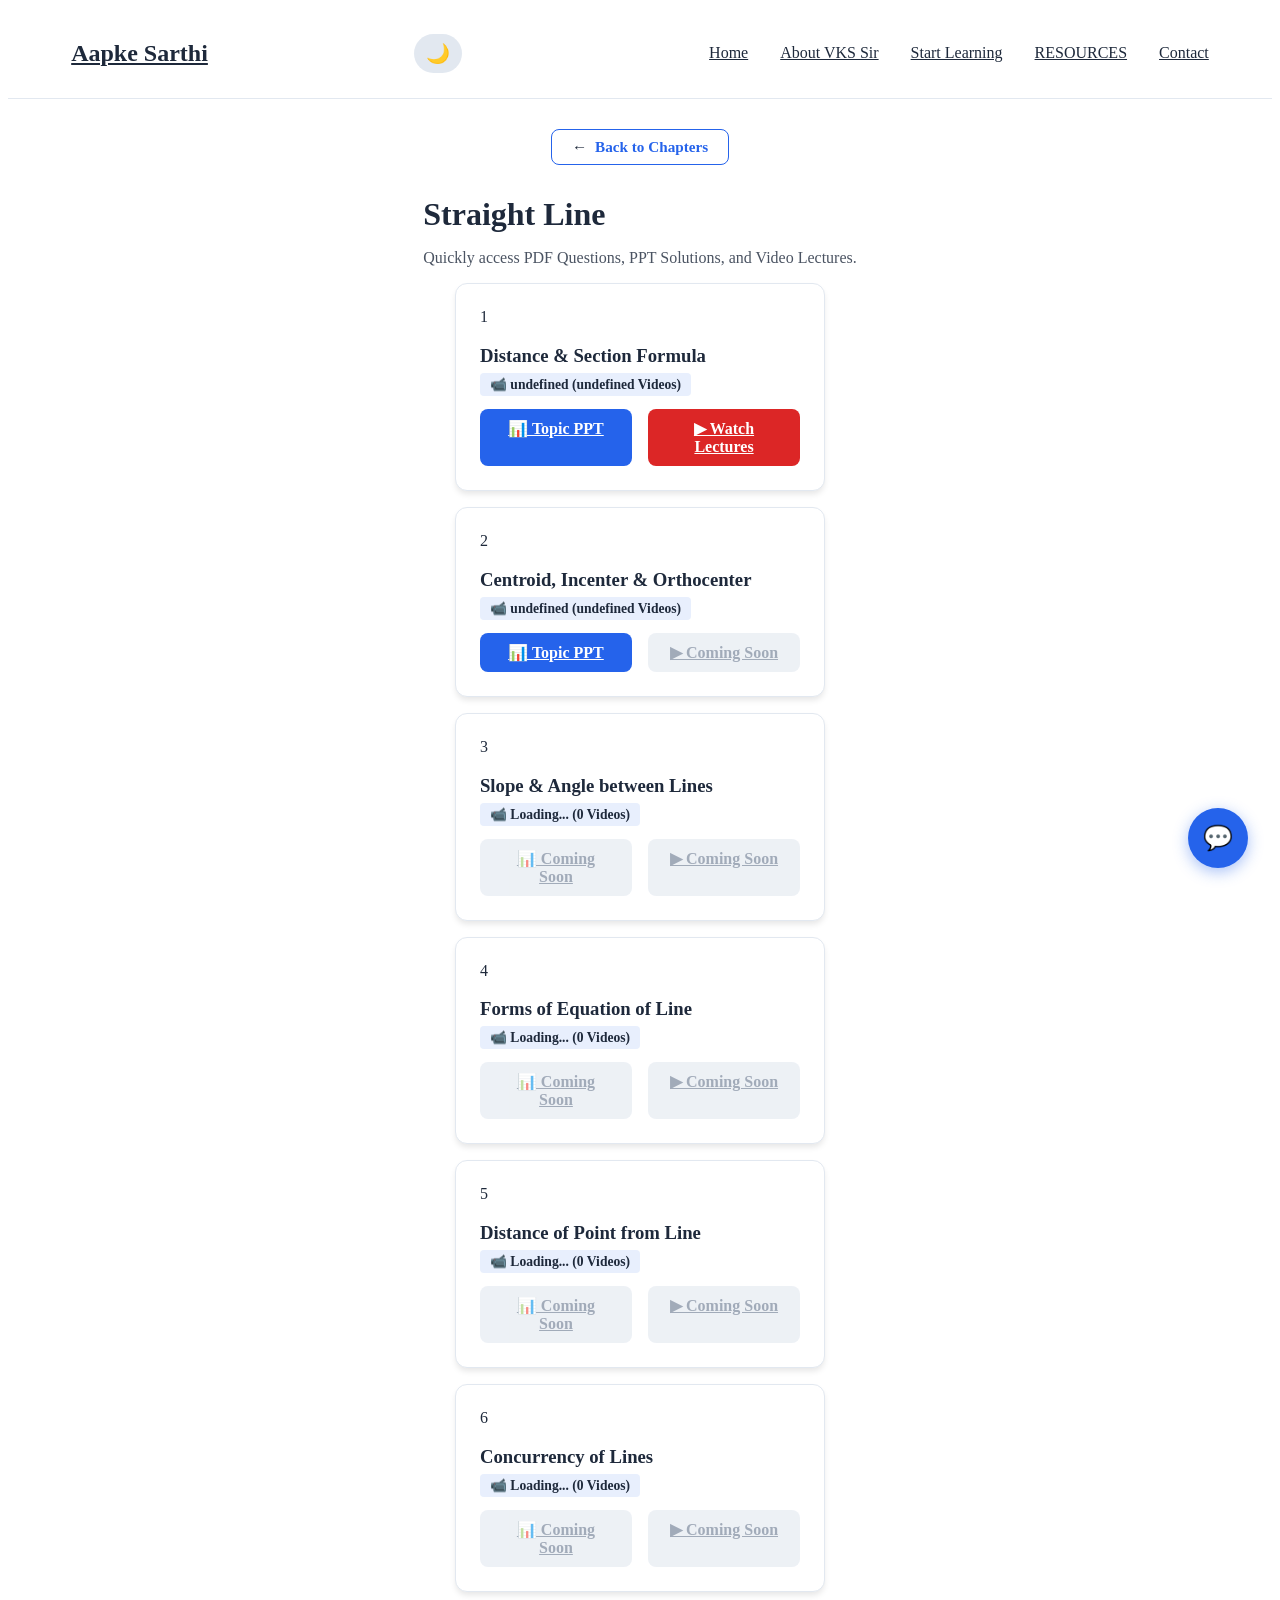
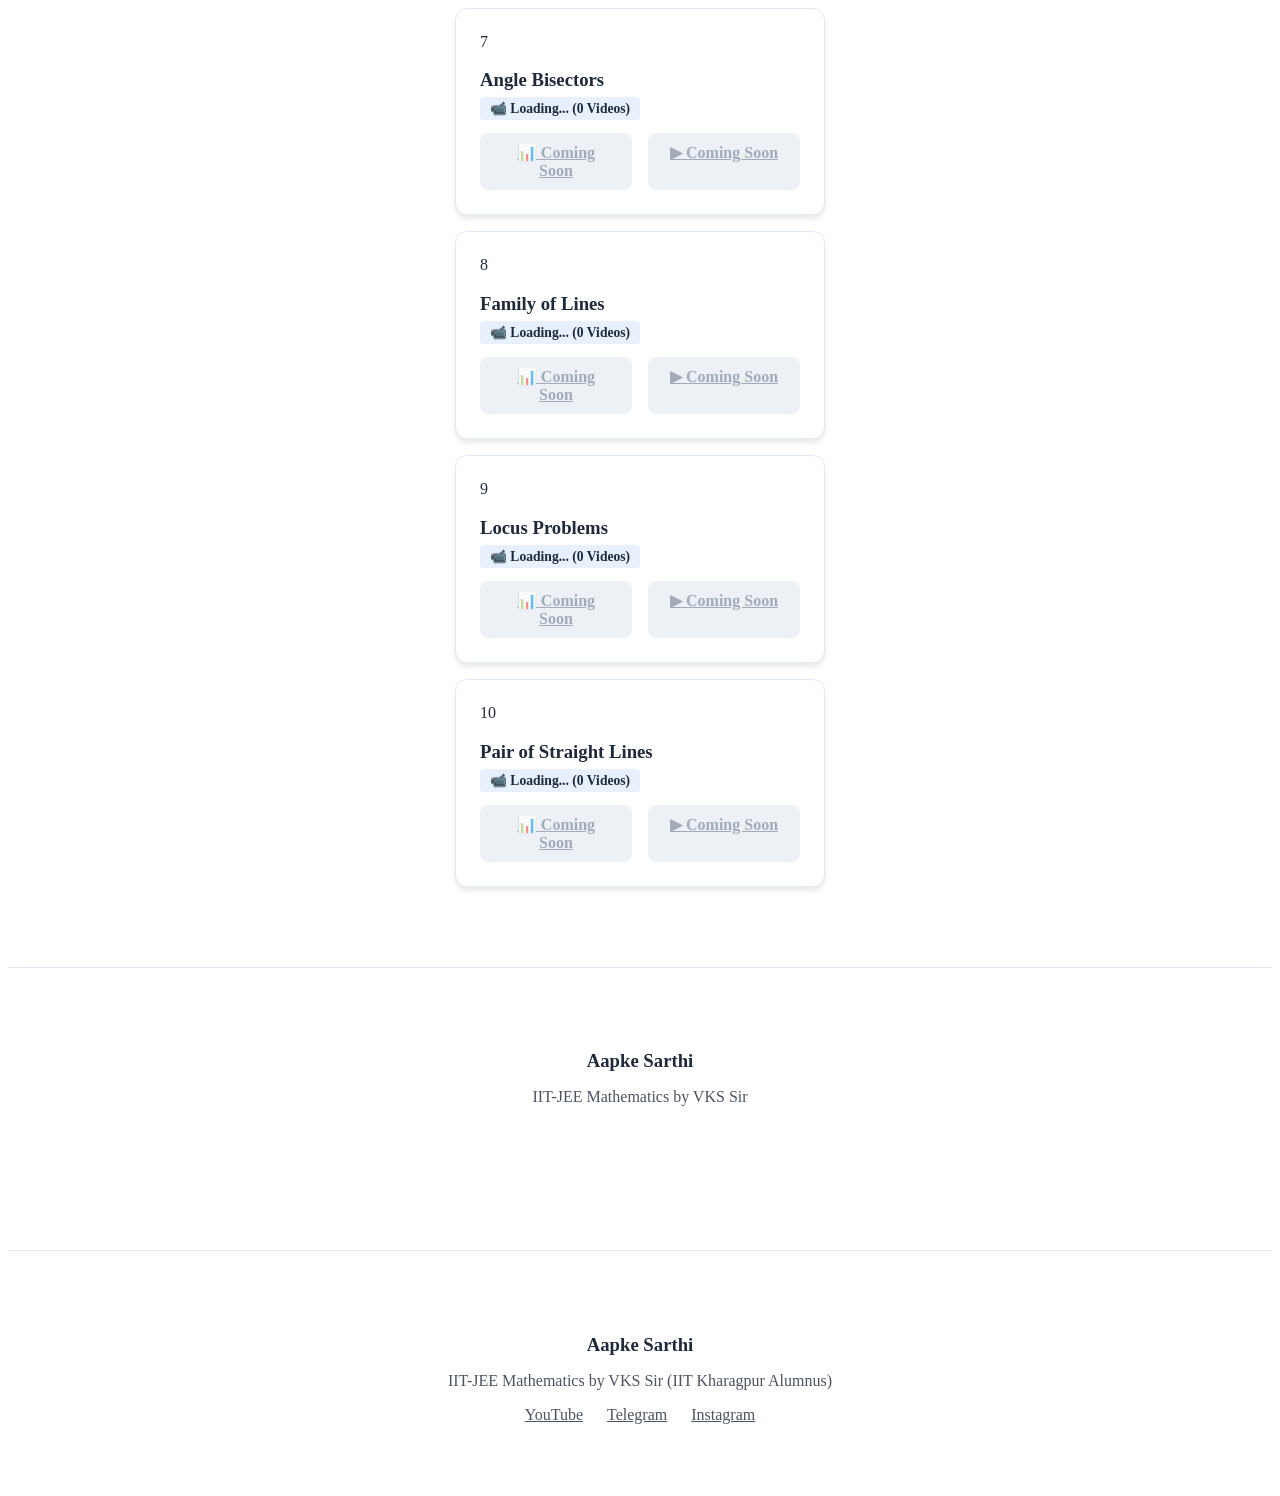
<file: topics.html>
<!DOCTYPE html>
<html lang="en">
<head>
    <meta charset="UTF-8">
    <meta name="viewport" content="width=device-width, initial-scale=1.0">
    <title>Topics | Aapke Sarthi</title>
    <link rel="stylesheet" href="style.css">
    <script src="data.js"></script>
</head>
<body>

   <nav class="navbar">
    <a href="index.html" class="logo">Aapke Sarthi</a>
    
    <div class="nav-right">
        <button onclick="toggleDarkMode()" class="theme-toggle">
            <span id="theme-icon">🌙</span>
        </button>

        <button class="menu-toggle" onclick="toggleMenu()">
            ☰
        </button>
    </div>

    <ul class="nav-links" id="nav-links">
        <li><a href="index.html">Home</a></li>
        <li><a href="about.html">About VKS Sir</a></li>
        <li><a href="topics.html">Start Learning</a></li>
        <li><a href="resources.html">RESOURCES</a></li>
        <li><a href="contact.html">Contact</a></li>
    </ul>
</nav>

    

    <main class="container">
        <div class="back-btn-container">
            <a href="chapters.html" class="back-btn">
                <span>←</span> Back to Chapters
            </a>
        </div>
        
        <div class="topic-header">
            <h1 id="chapterTitle">Chapter Name</h1>
            <p class="subtitle">Quickly access PDF Questions, PPT Solutions, and Video Lectures.</p>
        </div>

        <div id="topicList" class="topic-stack">
            </div>
    </main>

    <footer id="footer">
        <div class="footer-content">
            <h3>Aapke Sarthi</h3>
            <p>IIT-JEE Mathematics by VKS Sir</p>
        </div>
    </footer>

    <script>
        // Data logic remains the same (The 10 topics per chapter you requested)
       // COMPLETE TOPIC DATABASE FOR AAPKE SARTHI
    const topicData = {
        // --- GEOMETRY SECTION ---
        "Straight Line": ["Distance & Section Formula", "Centroid, Incenter & Orthocenter", "Slope & Angle between Lines", "Forms of Equation of Line", "Distance of Point from Line", "Concurrency of Lines", "Angle Bisectors", "Family of Lines", "Locus Problems", "Pair of Straight Lines"],
        "Circle": ["Standard Equations", "Point Power & Position", "Line & Circle Interaction", "Tangent Equations", "Normal Equations", "Length of Tangent & Chord", "Chord of Contact", "Director Circle", "Common Tangents", "Family of Circles"],
        "Parabola": ["Standard Terminology", "Focal Chord Properties", "Position of Point", "Tangent Forms", "Normal Properties", "Sub-tangent & Sub-normal", "Chord of Contact", "Reflective Property", "Intersection of Parabola & Line", "Parametric Coordinates"],
        "Ellipse": ["Standard Equation & Eccentricity", "Auxiliary Circle", "Position of Point", "Tangent Properties", "Normal Properties", "Director Circle", "Chords & Midpoints", "Foci & Directrix Relations", "Parametric Form", "Standard Results"],
        "Hyperbola": ["Standard & Conjugate Hyperbola", "Asymptotes", "Rectangular Hyperbola", "Tangent Equations", "Normal Equations", "Eccentricity Relations", "Director Circle", "Focal Properties", "Intersection with Line", "Reflection Properties"],
        "Vector": ["Addition & Scalar Multiplication", "Section Formula in Vectors", "Dot Product & Projections", "Cross Product (Area)", "Scalar Triple Product (STP)", "Vector Triple Product (VTP)", "Linear Independence", "Collinearity & Coplanarity", "Vector Equations", "Geometrical Applications"],
        "3D": ["Direction Cosines & Ratios", "Equations of a Line", "Shortest Distance between Lines", "Angle between Lines", "Equation of a Plane", "Distance of Point from Plane", "Line & Plane Interaction", "Angle between Planes", "Coplanar Lines", "Sphere Basics"],

        // --- CALCULUS SECTION ---
        "Set Theory": ["Types of Sets", "Subsets & Power Sets", "Venn Diagrams", "Union & Intersection", "Laws of Algebra of Sets", "Cartesian Product", "Cardinal Number Problems", "Complement of Set", "Difference & Symmetric Diff", "De-Morgan’s Laws"],
        "Relation": ["Ordered Pairs", "Domain & Range", "Reflexive Relations", "Symmetric Relations", "Transitive Relations", "Equivalence Relations", "Inverse of Relation", "Composite Relations", "Total Number of Relations", "Functions as Relations"],
        "Function": ["Domain & Range", "One-One & Onto (Mapping)", "Composite Functions", "Inverse Functions", "Even & Odd Functions", "Periodic Functions", "Functional Equations", "Greatest Integer & Fractional Part", "Modulus & Signum Functions", "Logarithmic & Exponential"],
        "Inverse Trigonometry": ["Principal Value Branch", "Domain & Range of ITF", "Properties of ITF", "Conversion Formulas", "Sum & Difference Formulas", "Multiple Angle Formulas", "ITF Equations", "Series involving ITF", "Graphs of ITF", "Simplification of Expressions"],
        "Limit, Continuity & Differentiability": ["L'Hopital's Rule", "Standard Limits", "Expansion Series", "Infinity Form Limits", "LHL & RHL (Continuity)", "Intermediate Value Theorem", "Differentiability Checks", "Relation between Cont. & Diff.", "Graphical Differentiability", "Functional Continuity"],
        "Method of Differentiation": ["Chain Rule", "Implicit Differentiation", "Logarithmic Differentiation", "Parametric Differentiation", "Higher Order Derivatives", "Differentiation of ITF", "Substitution Method", "Function w.r.t Function", "Determinant Differentiation", "L'Hopital Application"],
        "Application of Derivatives": ["Rate of Change", "Tangent & Normal", "Monotonicity (Inc/Dec)", "Maxima & Minima (Local)", "Global Maxima & Minima", "Rolle's Theorem", "Lagrange’s Mean Value Theorem", "Concavity & Inflection", "Approximation & Errors", "Geometrical Problems"],
        "Integration (Indefinite)": ["Basic Integration Formulas", "Integration by Substitution", "Integration by Parts (ILATE)", "Partial Fractions", "Trigonometric Integrals", "Special Integral Forms", "Quadratic in Denominator", "Linear/Quadratic Form", "Euler's Substitution", "Reduction Formulas"],
        "Integration (Definite)": ["Fundamental Theorem", "Properties of Definite Integrals", "King’s Property", "Piecewise Function Integration", "Integration as Limit of Sum", "Leibniz Rule", "Wallis Formula", "Estimation of Integrals", "Symmetry in Definite", "Reduction in Definite"],
        "Application of Integration": ["Area under Curve", "Area between two Curves", "Shaded Region Logic", "Symmetrical Area Calculations", "Area with Modulus", "Area with Inequalities", "Horizontal vs Vertical Strips", "Curves with Loops", "Volume of Revolution (Basics)", "JEE Advanced Mixed Problems"],
        "Differential Equation": ["Order & Degree", "Formation of DE", "Variable Separable Form", "Homogeneous DE", "Linear DE (Integrating Factor)", "Bernoulli’s Equation", "Exact Differential Equations", "Orthogonal Trajectories", "Physical Applications (Growth/Decay)", "Second Order Intro"],

        // --- ALGEBRA SECTION ---
        "Quadratic Equations": ["Nature of Roots", "Relation between Roots & Coeff", "Common Roots", "Location of Roots", "Transformation of Equations", "Maximum & Minimum Value", "Descartes' Rule of Signs", "Quadratic Inequalities", "Theory of Equations (Cubic/Higher)", "Range of Rational Functions"],
        "Trigonometry Ratio & Equations": ["T-Ratios of Compound Angles", "Transformation Formulas", "Multiple & Sub-multiple Angles", "Conditional Identities", "Graphs of T-Ratios", "General Solutions of Equations", "Trigonometric Inequalities", "Height & Distance", "Max/Min of T-Expressions", "Series in Trigonometry"],
        "Sequence & Series": ["Arithmetic Progression (AP)", "Geometric Progression (GP)", "Harmonic Progression (HP)", "AGP Series", "Sum of n terms (Sigma)", "Mean Relations (AM-GM-HM)", "Infinite GP Sum", "Special Series (Method of Diff)", "Telescopic Sums", "Logarithmic & Exponential Series"],
        "Binomial Theorem": ["General Term Expansion", "Middle Term", "Binomial Coefficients Properties", "Sum of Coefficients", "Greatest Term", "Binomial for any Index", "Multinomial Theorem", "Remainder & Divisibility", "Approximations", "Double Summation"],
        "Permutations & Combinations": ["Fundamental Principle of Counting", "Linear Permutations", "Circular Permutations", "Selection (Combinations)", "Constrained Permutations", "Distribution of Objects", "Dearrangement Theorem", "Grid Path Problems", "Division into Groups", "Rank of Word"],
        "Probability": ["Classical & Axiomatic Definition", "Conditional Probability", "Total Probability Theorem", "Bayes' Theorem", "Independent Events", "Binomial Distribution", "Bernoulli Trials", "Probability Distribution (Mean/Var)", "Inclusion-Exclusion", "Geometrical Probability"],
        "Matrices": ["Types & Operations", "Transpose & Trace", "Symmetric & Skew-Symmetric", "Orthogonal Matrix", "Adjoint of Matrix", "Inverse of Matrix", "Elementary Row Operations", "Rank & Consistency", "Matrix Equations", "Cayley-Hamilton Theorem"],
        "Determinants": ["Expansion & Properties", "Minors & Cofactors", "Cramer's Rule", "Product of Determinants", "Differentiation of Det", "Integration of Det", "System of Linear Equations", "Vanishing Determinant Conditions", "Area of Triangle via Det", "Special Determinants"],
        "Complex Numbers": ["Algebra of Complex Numbers", "Argand Plane & Modulus", "Argument & Amplitude", "Euler & De-Moivre's Form", "Roots of Unity (Cube/nth)", "Geometry (Rotation)", "Equation of Circle & Line", "Conjugate Properties", "Triangle Inequality", "Logarithm of Complex"],
        "Statistics": ["Mean, Median & Mode", "Measures of Dispersion", "Standard Deviation & Variance", "Combined Mean/Variance", "Coefficient of Variation", "Analysis of Frequency Dist.", "Probability Distribution Link", "Properties of SD", "Deviation from Mean", "JEE Specific Problems"]
    };

        const chapterName = localStorage.getItem('selectedChapter') || "Straight Line";
        document.getElementById('chapterTitle').innerText = chapterName;

        const listContainer = document.getElementById('topicList');
        const topics = topicData[chapterName] || Array.from({length: 10}, (_, i) => `Topic ${i + 1}`);

topics.forEach((topic, index) => {
    // 1. Get the data from your data.js
    const links = AAPKE_SARTHI_DATA[topic] || { video: "#", ppt: "#", range: "Loading...", count: 0 };

    const card = document.createElement('div');
    card.className = 'topic-item';
    
    // 2. Helper function to create "Smart Buttons"
    const createButton = (link, text, baseClass, icon) => {
        const isAvailable = link && link !== "#";
        const finalClass = isAvailable ? `${baseClass}` : `${baseClass} coming-soon`;
        const finalText = isAvailable ? `${icon} ${text}` : `${icon} Coming Soon`;
        const finalLink = isAvailable ? link : "javascript:void(0)"; // Disables clicking if empty
        
        return `<a href="${finalLink}" ${isAvailable ? 'target="_blank"' : ''} class="res-btn ${finalClass}">${finalText}</a>`;
    };

    card.innerHTML = `
        <div class="topic-main">
            <span class="topic-num">${index + 1}</span>
            <div class="topic-info">
                <h3>${topic}</h3>
                <span class="lecture-meta">📹 ${links.range} (${links.count} Videos)</span>
            </div>
        </div>
        <div class="resource-group">
            ${createButton(links.ppt, "Topic PPT", "ppt-btn", "📊")}
            ${createButton(links.video, "Watch Lectures", "yt-btn", "▶")}
        </div>
    `;
    listContainer.appendChild(card);
});
    </script>
<footer id="footer">
    <div class="footer-content">
        <h3>Aapke Sarthi</h3>
        <p>IIT-JEE Mathematics by VKS Sir (IIT Kharagpur Alumnus)</p>
        <div class="social-links">
            <a href="https://youtube.com/@aapkesarthi" target="_blank">YouTube</a>
            <a href="https://t.me/yourtelegram" target="_blank">Telegram</a>
            <a href="https://instagram.com/travellingvks" target="_blank">Instagram</a>
        </div>
    </div>
</footer>

<div class="fab-wrapper">
    <div class="fab-menu" id="fabMenu">
        <a href="https://t.me/yourtelegram" target="_blank" class="fab-item">Join Telegram 📢</a>
        <a href="https://instagram.com/travellingvks" target="_blank" class="fab-item">Ask on Instagram 📸</a>
        <a href="mailto:vksir@example.com" class="fab-item">Email VKS Sir ✉️</a>
    </div>
    <button class="fab-main" onclick="toggleFab()">
    <span id="fabIcon">💬</span>
</button>
</div>

<script>
    const btn = document.getElementById('fabMainBtn');
    const menu = document.getElementById('fabMenu');
    const icon = document.getElementById('fabIcon');

    btn.addEventListener('click', function() {
        if (menu.style.display === 'flex') {
            menu.style.display = 'none';
            icon.innerText = "💬";
        } else {
            menu.style.display = 'flex';
            icon.innerText = "✕";
        }
    });
</script>
    <script src="main.js"></script>
</body>
</html>
</file>
<file: style.css>
/* --- 1. THEME VARIABLES --- */
:root {
    --bg-body: #ffffff;
    --bg-card: #ffffff;
    --bg-hero: #f8fafc;
    --text-main: #1e293b;
    --text-muted: #64748b;
    --accent: #2563eb;
    --border: #e2e8f0;
    --nav-bg: rgba(255, 255, 255, 0.95);
    --shadow: 0 4px 6px -1px rgba(0, 0, 0, 0.1);
}

/* Dark Mode Overrides */
html.dark-theme {
    --bg-body: #0f172a;
    --bg-card: #1e293b;
    --bg-hero: #1e293b;
    --text-main: #f1f5f9;
    --text-muted: #94a3b8;
    --accent: #3b82f6;
    --border: #334155;
    --nav-bg: rgba(15, 23, 42, 0.95);
    --shadow: 0 10px 15px -3px rgba(0, 0, 0, 0.3);
}

body.dark-theme h1, 
body.dark-theme h2, 
body.dark-theme p, 
body.dark-theme .section-subtitle {
    color: #f8fafc !important; /* Forces visible text on dark bg */
}

body {
    background-color: #ffffff; /* Light Mode Default */
    color: #1a1a1a;
    transition: background-color 0.3s ease, color 0.3s ease;
}

/* This is the magic block for Dark Mode */
body.dark-theme {
    background-color: #0f172a !important; /* Deep Navy/Black */
    color: #f8fafc !important;           /* Off-white text */
}

/* --- Fix for Invisible Titles --- */
h1, h2, h3, .section-title, .chapter-title {
    color: var(--text-main) !important; /* Forces visibility */
    margin-bottom: 10px;
}

p, .section-subtitle {
    color: var(--text-main);
    opacity: 0.8; /* Makes the subtitle slightly softer but visible */
}

/* --- Fix for Restricted Width --- */
.container {
    width: 90%;
    max-width: 1000px; /* Widens the layout */
    margin: 0 auto;
    display: flex;
    flex-direction: column;
    align-items: center;
    background: transparent !important;
}

.chapter-card, .topic-card {
    width: 100%; /* Makes card fill the container */
    background: var(--bg-card);
    padding: 30px;
    border-radius: 20px;
    margin-bottom: 20px;
    display: flex;
    justify-content: space-between; /* Keeps text left and button right */
    align-items: center;
    box-shadow: 0 4px 20px rgba(0,0,0,0.1);
}

/* Fix for mobile */
@media (max-width: 768px) {
    .chapter-card, .topic-card {
        flex-direction: column;
        text-align: center;
    }
}


/* --- 3. NAVIGATION --- */
.navbar {
    display: flex;
    justify-content: space-between;
    align-items: center;
    padding: 20px 5% !important;
    background: var(--nav-bg);
    border-bottom: 1px solid var(--border) !important;
    position: sticky;
    top: 0;
    z-index: 1000;
    backdrop-filter: blur(8px);
    background-color: var(--nav-bg) !important;  
}

.nav-links a, .logo {
    color: var(--text-main) !important;
}
.logo { font-weight: 800; font-size: 1.5rem; color: var(--accent); }

.nav-links { display: flex; gap: 2rem; list-style: none; align-items: center; }
.nav-links a { color: var(--text-main); font-weight: 500; }
.nav-links a:hover { color: var(--accent); }

.theme-toggle {
    background: var(--border);
    border: none;
    padding: 8px 12px;
    border-radius: 50px;
    cursor: pointer;
    font-size: 1.2rem;
}

/* --- MOBILE MENU LOGIC --- */
.menu-toggle {
    display: none; /* Hidden on Desktop */
    background: none;
    border: none;
    font-size: 1.5rem;
    color: var(--text-main);
    cursor: pointer;
    margin-left: 15px;
}

@media (max-width: 768px) {
    .menu-toggle { display: block; }

    .nav-links {
        display: none; /* Hide links by default on mobile */
        flex-direction: column;
        position: absolute;
        top: 100%;
        left: 0;
        width: 100%;
        background: var(--bg-card);
        padding: 20px;
        border-bottom: 1px solid var(--border);
        text-align: center;
        gap: 15px;
    }

    .nav-links.active {
        display: flex; /* Show when 'active' class is added */
    }

    .nav-right { display: flex; align-items: center; }
}




/* --- YOUTUBE SECTION --- */
.youtube-section {
    padding: 80px 20px;
    background: var(--bg-alt); /* Slightly different background to separate it */
}

.youtube-grid {
    display: flex;
    justify-content: center;
    gap: 30px;
    flex-wrap: wrap;
    margin-top: 40px;
}

.yt-card {
    background: var(--bg-card);
    border: 1px solid var(--border);
    padding: 40px;
    border-radius: 20px;
    text-align: center;
    width: 100%;
    max-width: 400px;
    transition: 0.3s;
    display: flex;
    flex-direction: column;
    align-items: center;
}

.yt-card:hover {
    transform: translateY(-10px);
    box-shadow: var(--shadow);
}

.yt-icon {
    font-size: 3.5rem;
    margin-bottom: 20px;
}

.yt-card h3 {
    margin-bottom: 10px;
    color: var(--text-main);
}

/* Special color for the Travel button */
.yt-travel-btn {
    background-color: #ff0000 !important; /* YouTube Red */
    box-shadow: 0 4px 15px rgba(255, 0, 0, 0.3);
}

.yt-travel-btn:hover {
    background-color: #cc0000 !important;
}





/* --- 4. HERO & CONTENT SECTIONS  & MASTER IIT-JEE--- */

.hero {
    text-align: center;
    padding: 80px 20px;
    background: linear-gradient(to bottom, var(--bg-body), var(--bg-card));
}

.hero h1 { font-size: 3rem; margin-bottom: 1.5rem; }

.hero-section {
    background-color: var(--bg-hero) !important;
    padding: 100px 20px;
    text-align: center;
    border-radius: 0; /* Makes it look integrated with the navbar */
    margin-bottom: 50px;
}

.hero-section h1 {
    font-size: 3.5rem;
    color: var(--text-main) !important;
    margin-bottom: 20px;
}

.hero-section p {
    color: var(--text-main) !important;
    opacity: 0.8;
}

/* Fix for the "Explore Courses" Button */
/* --- UNIVERSAL CALL-TO-ACTION BUTTONS --- */
.btn-container {
    display: flex;
    justify-content: center; /* Centers the button horizontally */
    margin-top: 25px;
    width: 100%;
}

.explore-btn {
    background-color: var(--accent) !important;
    color: #ffffff !important;
    padding: 14px 32px;
    font-size: 1.1rem;
    font-weight: 700;
    border-radius: 50px; /* Rounded pill shape looks modern */
    text-decoration: none;
    display: inline-block;
    transition: all 0.3s ease;
    box-shadow: 0 4px 15px rgba(37, 99, 235, 0.4);
    border: 2px solid transparent;
    text-transform: uppercase;
    letter-spacing: 1px;
}

/* Hover Effect */
.explore-btn:hover {
    transform: translateY(-3px); /* Lifts up slightly */
    box-shadow: 0 8px 25px rgba(37, 99, 235, 0.6);
    background-color: #1d4ed8 !important; /* Slightly darker blue */
}

/* Dark Mode Adjustment for Button Shadow */
html.dark-theme .explore-btn {
    box-shadow: 0 4px 20px rgba(59, 130, 246, 0.5);
}


.about-card {
    background: var(--bg-card);
    border: 1px solid var(--border);
    padding: 2rem;
    border-radius: 1rem;
    box-shadow: var(--shadow);
    max-width: 800px;
    margin: 2rem auto;
}

/* --- 3.1. CARDS & TEXT & Welcome to Aapke Sarthi --- */
.welcome-section {
    width: 100%;
    padding: 80px 20px;
    display: flex;
    flex-direction: column;
    margin: 0 auto;
    text-align: center;
    align-items: center; /* Centers items horizontally */
    justify-content: center; /* Centers items vertically if needed */
    text-align: center; /* Centers the text lines */
}
.welcome-section a {
    color: var(--accent) !important;
    font-weight: 600;
    text-decoration: underline;
}

.welcome-section p {
    max-width: 900px; /* Prevents text from stretching across the whole screen */
    margin-left: auto;
    margin-right: auto;
    line-height: 1.8;
}

.badge-container, .welcome-section div {
    display: flex;
    justify-content: center;
    gap: 20px;
    margin-top: 20px;
    flex-wrap: wrap; /* Good for mobile screens */
}

.about-card, .topic-item, .res-card {
    background-color: var(--bg-card) !important;
    border: 1px solid var(--border) !important;
    color: var(--text-main) !important;
    padding: 30px;
    border-radius: 15px;
    box-shadow: 0 4px 15px rgba(0,0,0,0.05);
}

h2, h3, p, span {
    color: var(--text-main) !important;
}















/* --- 5. Section,chapters,  TOPIC & RESOURCE CARDS --- */
/* Grid for the Sections/Branch page */

/*section page*/
.branch-grid {
    display: grid;
    grid-template-columns: repeat(auto-fit, minmax(300px, 1fr));
    gap: 25px;
    padding: 40px 0;
}

.branch-card {
    background: var(--bg-card);
    border: 1px solid var(--border);
    padding: 40px 25px;
    border-radius: 20px;
    text-align: center;
    transition: 0.3s ease;
    display: flex;
    flex-direction: column;
    align-items: center;
}

.branch-card:hover {
    transform: translateY(-10px);
    border-color: var(--accent);
    box-shadow: var(--shadow);
}

.branch-icon {
    font-size: 3rem;
    margin-bottom: 15px;
}

.branch-card h2 {
    font-size: 1.8rem;
    margin-bottom: 10px;
    color: var(--accent) !important;
}


/*chapter page */


/* Centers the Chapter Roadmap */
#chapterList {
    max-width: 800px;
    margin: 40px auto; /* This centers the list on the page */
    display: flex;
    flex-direction: column;
    gap: 15px;
    padding: 0 20px;
}

.back-link {
    display: inline-block;
    margin-top: 20px;
    color: var(--accent);
    font-weight: 600;
    text-decoration: none;
}

.chapter-card, .topic-card {
    width: 100%;          /* Forces card to use the full container width */
    background: var(--bg-card);
    border: 1px solid var(--border);
    padding: 25px 40px;   /* More padding on the sides for a premium feel */
    border-radius: 16px;
    margin-bottom: 20px;
    display: flex;
    justify-content: space-between; /* Pushes text to left/center and button to right */
    align-items: center;
    text-align: center;   /* Keeps internal text centered */
    transition: 0.3s ease;
}

.chapter-card:hover {
    border-color: var(--accent);
    transform: translateY(-3px);
}

/* Mobile Fix: Stack them vertically and center everything */
@media (max-width: 600px) {
    .chapter-card {
        flex-direction: column;
        text-align: center;
        gap: 15px;
    }
    .chapter-info {
        flex-direction: column;
    }
}

/*Topic page*/

.topic-item, .cat-box, .res-card, .pyq-card {
    background: var(--bg-card);
    border: 1px solid var(--border);
    padding: 1.5rem;
    border-radius: 12px;
    margin-bottom: 1rem;
    box-shadow: var(--shadow);
}

.topic-main h3 { margin-bottom: 0.5rem; }

.lecture-meta {
    font-size: 0.85rem;
    color: var(--accent);
    background: rgba(37, 99, 235, 0.1);
    padding: 4px 10px;
    border-radius: 4px;
    font-weight: 600;
}

/* --- BACK BUTTON STYLING --- */
.back-btn-container {
    display: flex;
    justify-content: center; /* Centers the button horizontally */
    margin: 30px 0 10px 0;   /* Adds breathing room below the button */
    width: 100%;
}

.back-btn {
    background-color: transparent;
    color: var(--accent) !important;
    padding: 8px 20px;
    font-size: 0.95rem;
    font-weight: 600;
    border-radius: 8px;
    border: 1.5px solid var(--accent);
    text-decoration: none;
    display: inline-flex;
    align-items: center;
    margin: 0 auto;
    gap: 8px;
    transition: all 0.3s ease;
}

/* Hover Effect: Fills with color */
.back-btn:hover {
    background-color: var(--accent);
    color: #ffffff !important;
    box-shadow: 0 4px 12px rgba(37, 99, 235, 0.2);
    transform: translateX(-3px); /* Slight nudge to the left */
}

/* Dark Mode adjustment for contrast */
html.dark-theme .back-btn {
    border-color: #60a5fa; /* Lighter blue for dark mode visibility */
    color: #60a5fa !important;
}

html.dark-theme .back-btn:hover {
    background-color: #60a5fa;
    color: #0f172a !important;
}















/* --- 6. BUTTONS --- */
.resource-group { display: flex; gap: 1rem; margin-top: 1rem; }

.res-btn {
    padding: 10px 20px;
    border-radius: 8px;
    font-weight: 700;
    text-align: center;
    flex: 1;
}

.yt-btn { background: #dc2626; color: white !important; }
.ppt-btn { background: var(--accent); color: white !important; }

/* The "Coming Soon" State */
.res-btn.coming-soon {
    background: var(--border) !important;
    color: var(--text-muted) !important;
    cursor: not-allowed;
    opacity: 0.6;
}



















/* --- 7. FOOTER & WIDGET --- */
footer {
    padding: 4rem 1rem;
    background: var(--bg-card);
    border-top: 1px solid var(--border);
    text-align: center;
    margin-top: 4rem;
}

footer a {
    color: var(--text-main) !important;
    margin: 0 10px;
    opacity: 0.8;
}

footer a:hover {
    color: var(--accent) !important;
    opacity: 1;
}

.fab-main {
    position: fixed;
    bottom: 2rem;
    right: 2rem;
    background: var(--accent);
    color: white;
    width: 60px;
    height: 60px;
    border-radius: 50%;
    display: flex;
    justify-content: center;
    align-items: center;
    cursor: pointer;
    box-shadow: 0 10px 25px rgba(0,0,0,0.2);
}
/* --- VERTICAL FOOTER LINKS --- */
.footer-links {
    display: flex;
    flex-direction: column; /* This makes them stack vertically */
    align-items: center;    /* Centers them horizontally */
    gap: 15px;              /* Spacing between the links */
    margin-top: 20px;
}

.contact-item {
    display: flex;
    align-items: center;
    gap: 10px;
    padding: 12px 25px;
    background: var(--bg-card);
    border: 1px solid var(--border);
    border-radius: 10px;
    color: var(--text-main);
    text-decoration: none;
    font-weight: 600;
    width: 100%;
    max-width: 300px; /* Keeps buttons from getting too wide on desktop */
    justify-content: center;
    transition: 0.3s ease;
}

.contact-item:hover {
    transform: translateY(-5px); /* Makes it "pop" up */
    border-color: var(--accent);
    box-shadow: var(--shadow);
}

.contact-item .icon {
    font-size: 1.2rem;
}

/* --- FAB POSITIONING --- */
.fab-wrapper {
    position: fixed;
    bottom: 30px;
    right: 30px;
    display: flex;
    flex-direction: column;
    align-items: center;
    z-index: 1000;
}

/* Hidden by default */
.fab-menu {
    display: none; 
    flex-direction: column;
    gap: 12px;
    margin-bottom: 15px;
    animation: slideUp 0.3s ease-out;
}

.fab-item {
    background: #2563eb;
    color: white !important;
    padding: 10px 20px;
    border-radius: 50px;
    text-decoration: none;
    font-size: 0.9rem;
    font-weight: 600;
    white-space: nowrap;
    box-shadow: 0 4px 10px rgba(0,0,0,0.2);
    transition: 0.3s;
}

.fab-item:hover {
    transform: scale(1.05);
    background: #1d4ed8;
}

/* The Main Blue Button */
.fab-main {
    width: 60px;
    height: 60px;
    background-color: #2563eb;
    border: none;
    border-radius: 50%;
    color: white;
    font-size: 24px;
    cursor: pointer;
    box-shadow: 0 4px 15px rgba(37, 99, 235, 0.4);
    display: flex;
    align-items: center;
    justify-content: center;
}

@keyframes slideUp {
    from { opacity: 0; transform: translateY(20px); }
    to { opacity: 1; transform: translateY(0); }
}














/* Responsive adjustment for mobile */
@media (max-width: 768px) {
    .chapter-card, .topic-card {
        flex-direction: column; /* Stacks vertically on phones */
        padding: 20px;
        gap: 15px;
    }
}
</file>
